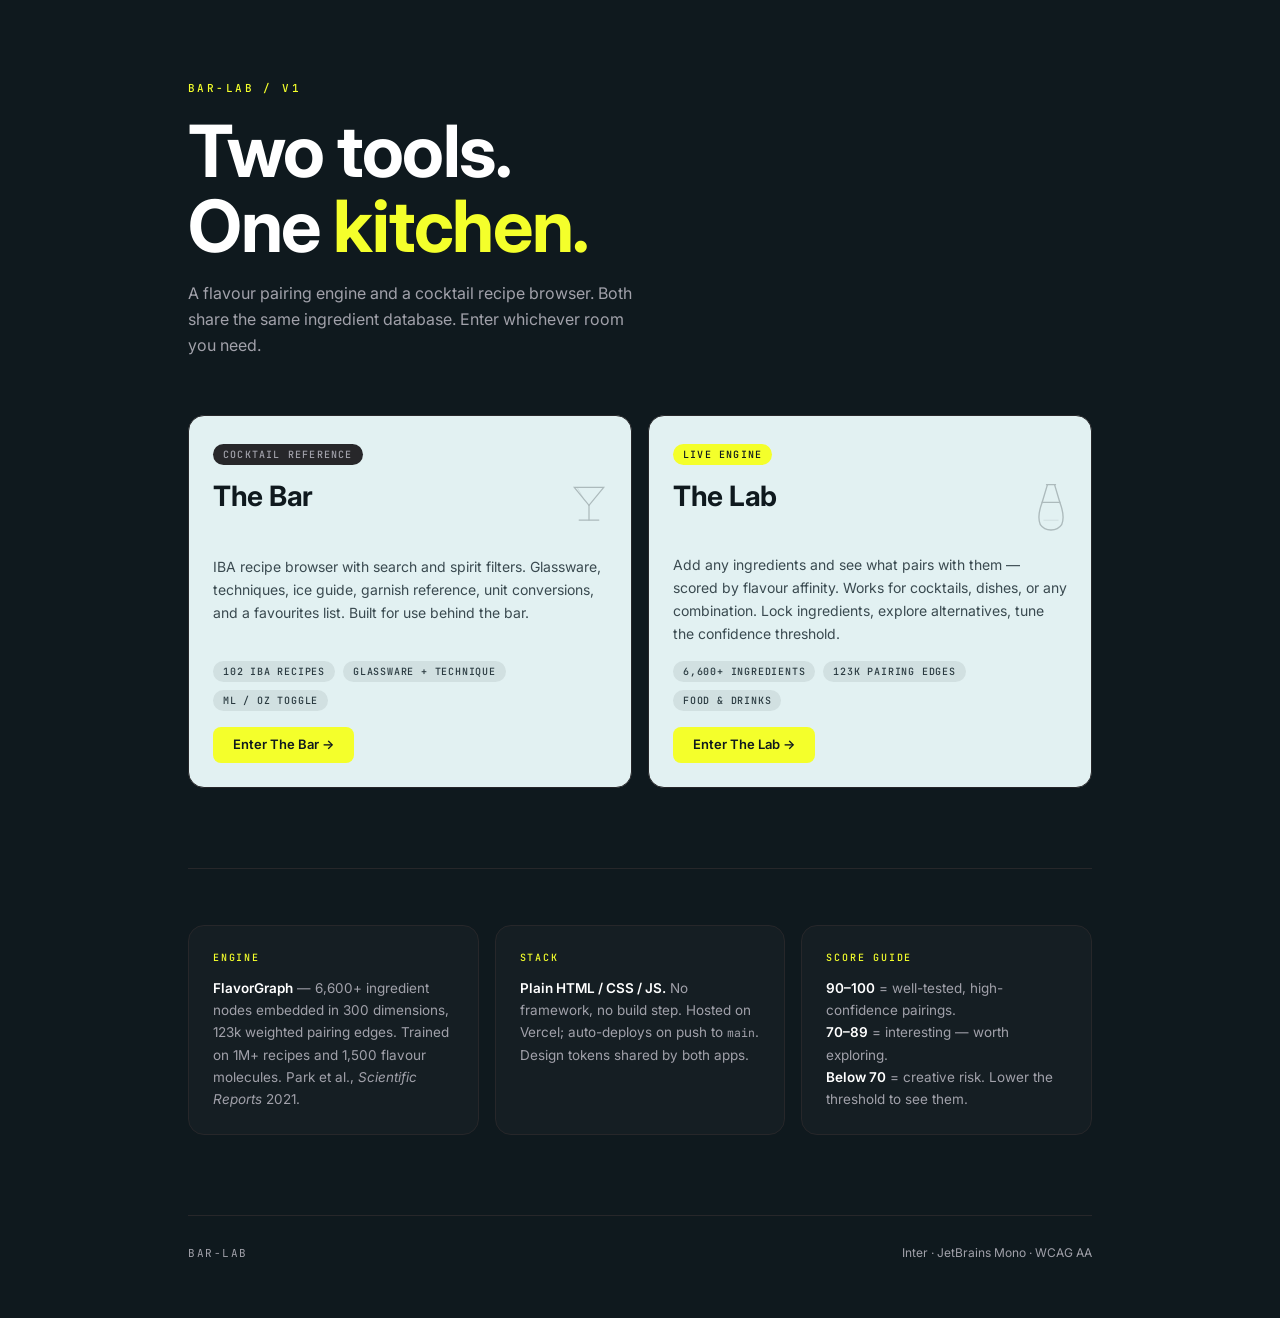
<file: index.html>
<!DOCTYPE html>
<html lang="en">
<head>
<meta charset="utf-8">
<meta name="viewport" content="width=device-width, initial-scale=1">
<title>Bar-Lab — Cocktail &amp; Flavour Tools</title>
<!--
  LANDING PAGE — shared between The Bar and The Lab.
  Keep both index.html files in sync when updating this page.
  The only differences between the two versions are the href values
  on the .door-enter links (one points to ./app.html, the other to
  the sister app's Vercel URL).
-->
<link rel="preconnect" href="https://fonts.googleapis.com">
<link rel="preconnect" href="https://fonts.gstatic.com" crossorigin>
<link href="https://fonts.googleapis.com/css2?family=Inter:wght@400;600;700&family=JetBrains+Mono:wght@500&display=swap" rel="stylesheet">
<style>
/* ── Zenith-X design tokens (from design.md) ────────────── */
:root{
  --primary:   #F4FF2B;
  --bg:        #0F191E;
  --surface:   #E2F1F2;
  --text:      #FFFFFF;
  --muted:     #A1A1AA;
  --border:    #27272A;
  --on-card:   #0F191E;
  --sans:      'Inter', system-ui, sans-serif;
  --mono:      'JetBrains Mono', 'Courier New', monospace;
  --ease:      cubic-bezier(.4,0,.2,1);
  --r-card:    16px;
  --r-ctrl:    8px;
  --r-pill:    9999px;
}
*,*::before,*::after{ box-sizing:border-box; margin:0; padding:0; }
html,body{ height:100%; }
body{
  background:var(--bg); color:var(--text);
  font-family:var(--sans); font-size:16px; line-height:1.5;
  -webkit-font-smoothing:antialiased;
}

/* ── Layout ─────────────────────────────────────────────── */
.wrap{ max-width:960px; margin:0 auto; padding:0 28px; }

/* ── Header ─────────────────────────────────────────────── */
header{ padding:80px 0 56px; }
.project-tag{
  font-family:var(--mono); font-size:11px; font-weight:500;
  letter-spacing:.22em; text-transform:uppercase;
  color:var(--primary); display:block; margin-bottom:16px;
}
.hub-title{
  font-size:clamp(38px,9vw,72px); font-weight:700;
  line-height:1.05; letter-spacing:-.02em;
  color:var(--text); margin-bottom:16px;
}
.hub-title span{ color:var(--primary); }
.hub-sub{
  font-size:16px; color:var(--muted);
  max-width:46ch; line-height:1.65;
}

/* ── Door grid ──────────────────────────────────────────── */
.doors{
  display:grid; grid-template-columns:1fr;
  gap:16px; margin-bottom:80px;
}
@media(min-width:600px){ .doors{ grid-template-columns:1fr 1fr; } }

.door{
  background:var(--surface); border:1px solid var(--border);
  border-radius:var(--r-card); padding:24px;
  display:flex; flex-direction:column; gap:16px;
  text-decoration:none; color:var(--on-card);
  transition:transform 200ms ease-out;
  position:relative;
}
.door:hover{ transform:translateY(-3px); }
.door:focus-visible{ outline:2px solid var(--primary); outline-offset:4px; }

/* Tag row */
.door-tag{
  font-family:var(--mono); font-size:10px; font-weight:500;
  letter-spacing:.12em; text-transform:uppercase;
  background:var(--border); color:var(--muted);
  border-radius:var(--r-pill); padding:3px 10px;
  display:inline-block; width:fit-content;
}
.door-tag.live{ background:var(--primary); color:var(--on-card); }

/* Name row */
.door-head{ display:flex; justify-content:space-between; align-items:flex-start; gap:12px; }
.door-name{
  font-size:28px; font-weight:700; line-height:1.1;
  letter-spacing:-.01em; color:var(--on-card);
}
.door-icon{ color:var(--on-card); opacity:.25; flex:0 0 auto; }

/* Description */
.door-desc{ font-size:14px; line-height:1.65; color:#3a4a50; flex:1; }

/* Chips */
.door-chips{ display:flex; gap:8px; flex-wrap:wrap; }
.chip{
  font-family:var(--mono); font-size:10px; font-weight:500;
  letter-spacing:.08em; text-transform:uppercase;
  background:rgba(15,25,30,.08); color:#2a3a40;
  border-radius:var(--r-pill); padding:3px 10px;
}

/* Enter CTA */
.door-enter{
  display:inline-flex; align-items:center; gap:8px;
  font-size:13px; font-weight:600;
  color:var(--on-card); background:var(--primary);
  border-radius:var(--r-ctrl); padding:8px 20px;
  width:fit-content; margin-top:auto;
  transition:transform 150ms ease-out;
}
.door:hover .door-enter{ transform:translateY(-1px); }

/* ── Info strip ─────────────────────────────────────────── */
.info{
  padding-top:56px; border-top:1px solid var(--border);
  display:grid; grid-template-columns:1fr;
  gap:16px; margin-bottom:80px;
}
@media(min-width:720px){ .info{ grid-template-columns:repeat(3,1fr); } }

.info-card{
  padding:24px;
  background:rgba(255,255,255,.025);
  border:1px solid var(--border);
  border-radius:var(--r-card);
}
.info-lbl{
  font-family:var(--mono); font-size:10px; font-weight:500;
  letter-spacing:.18em; text-transform:uppercase;
  color:var(--primary); display:block; margin-bottom:12px;
}
.info-body{ font-size:13.5px; color:var(--muted); line-height:1.65; }
.info-body strong{ color:var(--text); font-weight:600; }
.info-body em{ font-style:italic; }

/* ── Footer ─────────────────────────────────────────────── */
footer{
  padding:28px 0 56px; border-top:1px solid var(--border);
  display:flex; align-items:center;
  justify-content:space-between; flex-wrap:wrap; gap:12px;
}
.footer-l{ font-family:var(--mono); font-size:11px; letter-spacing:.14em; text-transform:uppercase; color:var(--muted); }
.footer-r{ font-size:12px; color:var(--muted); }
</style>
</head>
<body>
<div class="wrap">

  <header>
    <span class="project-tag">Bar-Lab / v1</span>
    <h1 class="hub-title">Two tools.<br>One <span>kitchen.</span></h1>
    <p class="hub-sub">A flavour pairing engine and a cocktail recipe browser. Both share the same ingredient database. Enter whichever room you need.</p>
  </header>

  <div class="doors">

    <!-- The Bar — this is The Bar's URL, so Enter goes to ./app.html -->
    <a class="door" href="./app.html">
      <div><span class="door-tag">Cocktail Reference</span></div>
      <div class="door-head">
        <h2 class="door-name">The Bar</h2>
        <span class="door-icon" aria-hidden="true">
          <svg width="36" height="52" viewBox="0 0 44 60" fill="none"
               stroke="currentColor" stroke-width="1.5" stroke-linecap="round">
            <path d="M4,6 H40 L22,28 Z"/>
            <line x1="8"  y1="7"  x2="16" y2="21" stroke-width=".8" opacity=".5"/>
            <line x1="22" y1="28" x2="22" y2="46"/>
            <line x1="10" y1="46" x2="34" y2="46"/>
          </svg>
        </span>
      </div>
      <p class="door-desc">IBA recipe browser with search and spirit filters. Glassware, techniques, ice guide, garnish reference, unit conversions, and a favourites list. Built for use behind the bar.</p>
      <div class="door-chips">
        <span class="chip">102 IBA recipes</span>
        <span class="chip">Glassware + Technique</span>
        <span class="chip">ml / oz toggle</span>
      </div>
      <span class="door-enter">Enter The Bar →</span>
    </a>

    <!-- The Lab — cross-link to the sister app's Vercel URL -->
    <a class="door" href="https://the-lab-pearl-tau.vercel.app/app.html">
      <div><span class="door-tag live">Live engine</span></div>
      <div class="door-head">
        <h2 class="door-name">The Lab</h2>
        <span class="door-icon" aria-hidden="true">
          <svg width="32" height="50" viewBox="0 0 36 56" fill="none"
               stroke="currentColor" stroke-width="1.5" stroke-linecap="round">
            <line x1="13" y1="4"  x2="23" y2="4"/>
            <line x1="14" y1="4"  x2="8"  y2="24"/>
            <line x1="22" y1="4"  x2="28" y2="24"/>
            <path d="M8,24 Q2,40 6,49 Q10,55 18,55 Q26,55 30,49 Q34,40 28,24 Z"/>
            <line x1="10" y1="44" x2="26" y2="44" stroke-width=".7" opacity=".5"/>
          </svg>
        </span>
      </div>
      <p class="door-desc">Add any ingredients and see what pairs with them — scored by flavour affinity. Works for cocktails, dishes, or any combination. Lock ingredients, explore alternatives, tune the confidence threshold.</p>
      <div class="door-chips">
        <span class="chip">6,600+ ingredients</span>
        <span class="chip">123k pairing edges</span>
        <span class="chip">Food &amp; drinks</span>
      </div>
      <span class="door-enter">Enter The Lab →</span>
    </a>

  </div>

  <section class="info">
    <div class="info-card">
      <span class="info-lbl">Engine</span>
      <p class="info-body">
        <strong>FlavorGraph</strong> — 6,600+ ingredient nodes embedded in 300 dimensions,
        123k weighted pairing edges. Trained on 1M+ recipes and 1,500 flavour molecules.
        Park et al., <em>Scientific Reports</em> 2021.
      </p>
    </div>
    <div class="info-card">
      <span class="info-lbl">Stack</span>
      <p class="info-body">
        <strong>Plain HTML / CSS / JS.</strong> No framework, no build step.
        Hosted on Vercel; auto-deploys on push to
        <code style="font-family:var(--mono);font-size:.85em">main</code>.
        Design tokens shared by both apps.
      </p>
    </div>
    <div class="info-card">
      <span class="info-lbl">Score guide</span>
      <p class="info-body">
        <strong>90–100</strong> = well-tested, high-confidence pairings.<br>
        <strong>70–89</strong> = interesting — worth exploring.<br>
        <strong>Below 70</strong> = creative risk. Lower the threshold to see them.
      </p>
    </div>
  </section>

  <footer>
    <span class="footer-l">Bar-Lab</span>
    <span class="footer-r">Inter · JetBrains Mono · WCAG AA</span>
  </footer>

</div>
</body>
</html>
</file>
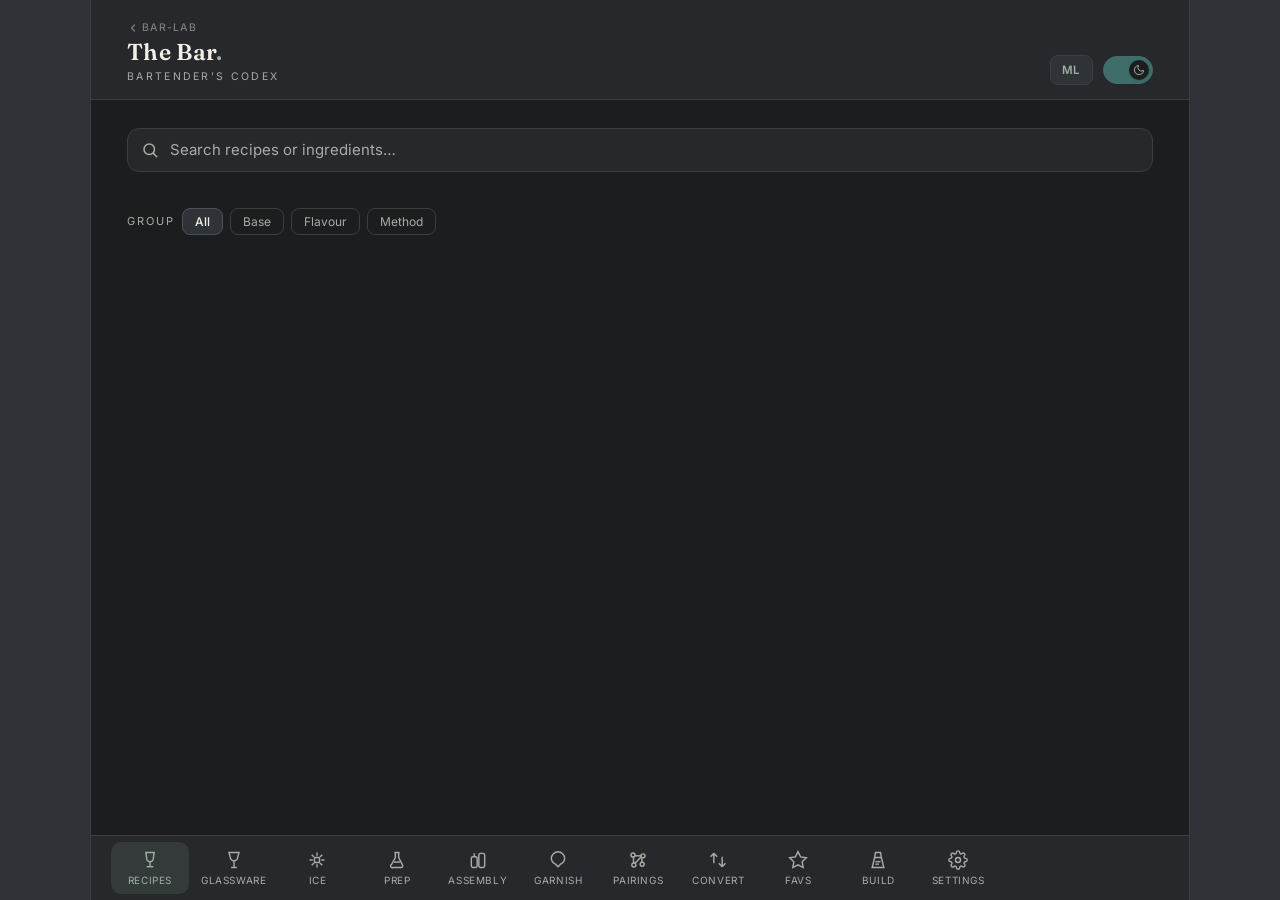
<file: app.html>
<!DOCTYPE html>
<html lang="en" data-theme="dark">
<head>
<meta charset="UTF-8" />
<meta name="viewport" content="width=device-width, initial-scale=1.0, maximum-scale=1.0, viewport-fit=cover" />
<meta id="theme-color-meta" name="theme-color" content="#1B1D1F" />
<meta name="apple-mobile-web-app-capable" content="yes" />
<meta name="apple-mobile-web-app-status-bar-style" content="black-translucent" />
<meta name="apple-mobile-web-app-title" content="The Bar" />
<title>The Bar — Cocktail recipes &amp; service</title>
<link rel="preconnect" href="https://fonts.googleapis.com" />
<link rel="preconnect" href="https://fonts.gstatic.com" crossorigin />
<link href="https://fonts.googleapis.com/css2?family=Fraunces:opsz,wght@9..144,400;9..144,500;9..144,600&family=Inter:wght@400;500;600&family=JetBrains+Mono:wght@400;500&display=swap" rel="stylesheet" />
<!-- Design tokens (colours, fonts, motion) — edit tokens.css to re-theme -->
<link rel="stylesheet" href="tokens.css" />
<style>
/* ── Reset ─────────────────────────────────────────────── */
*,*::before,*::after{box-sizing:border-box;margin:0;padding:0;-webkit-tap-highlight-color:transparent}
html,body{height:100%}
body{background:var(--bg);color:var(--text);font-family:var(--sans);font-size:16px;line-height:1.5;
  -webkit-font-smoothing:antialiased;display:flex;justify-content:center;transition:background .25s,color .25s}

/* ── App shell ─────────────────────────────────────────── */
.app{width:100%;max-width:480px;min-height:100dvh;background:var(--bg);display:flex;
  flex-direction:column;position:relative;overflow:hidden;
  border-left:1px solid var(--border);border-right:1px solid var(--border)}

/* ── Topbar ────────────────────────────────────────────── */
.topbar{flex:0 0 auto;padding:calc(env(safe-area-inset-top)+18px) 20px 13px;
  border-bottom:1px solid var(--border);background:var(--surface);
  display:flex;align-items:flex-end;justify-content:space-between}
.brand{font-family:var(--serif);font-weight:600;font-size:23px;letter-spacing:.3px;line-height:1}
.brand .dot{color:var(--accent)}
.brand-sub{font-size:10.5px;letter-spacing:.22em;text-transform:uppercase;color:var(--muted);margin-top:5px}
.home-btn{display:inline-flex;align-items:center;gap:3px;font-size:10.5px;font-weight:500;
  letter-spacing:.12em;text-transform:uppercase;color:var(--muted);text-decoration:none;
  margin-bottom:5px;opacity:.65;transition:opacity .15s}
.home-btn:hover{opacity:1}
.home-btn svg{flex:0 0 auto}
.topbar-right{display:flex;gap:10px;align-items:center}

/* Unit toggle pill */
.unit-toggle{font-family:var(--sans);font-size:11.5px;font-weight:600;letter-spacing:.06em;
  padding:0 11px;height:30px;border-radius:8px;border:1px solid var(--border);
  background:var(--surface-alt);color:var(--accent);cursor:pointer;transition:.2s var(--ease)}
.unit-toggle:active{transform:scale(.93)}

/* Moon/Sun theme flick toggle */
.theme-flick{width:50px;height:28px;border-radius:14px;border:1px solid var(--border);
  background:var(--surface-alt);cursor:pointer;position:relative;
  transition:background .28s var(--ease),border-color .28s;padding:0}
[data-theme="dark"] .theme-flick{background:var(--accent-m);border-color:var(--accent-m)}
.theme-flick .knob{position:absolute;top:3px;left:3px;width:20px;height:20px;border-radius:50%;
  background:var(--bg);display:flex;align-items:center;justify-content:center;
  transition:transform .28s var(--ease),background .28s;box-shadow:0 1px 3px rgba(0,0,0,.15)}
[data-theme="dark"] .theme-flick .knob{transform:translateX(22px)}
.theme-flick .knob svg{width:12px;height:12px;stroke:var(--accent);fill:none;stroke-width:2;flex:0 0 auto}

/* ── Main / views ──────────────────────────────────────── */
.main{flex:1;position:relative;overflow:hidden}
.view{position:absolute;inset:0;overflow-y:auto;-webkit-overflow-scrolling:touch;
  padding:18px 20px calc(76px + env(safe-area-inset-bottom));
  opacity:0;transform:translateY(8px);
  transition:opacity .3s var(--ease),transform .3s var(--ease);pointer-events:none}
.view.active{opacity:1;transform:none;pointer-events:auto}
#detail{transform:translateX(30px)}#detail.active{transform:none}

/* ── Search & chips ────────────────────────────────────── */
.search{position:relative;margin-bottom:12px}
.search input{width:100%;height:44px;border-radius:12px;border:1px solid var(--border);
  background:var(--surface);color:var(--text);font-family:var(--sans);font-size:15px;
  padding:0 16px 0 42px;outline:none;transition:.2s}
.search input::placeholder{color:var(--muted)}
.search input:focus{border-color:var(--accent)}
.search svg{position:absolute;left:14px;top:50%;transform:translateY(-50%);
  width:18px;height:18px;stroke:var(--muted);fill:none}
.chips{display:flex;gap:8px;overflow-x:auto;padding:0 0 4px;
  margin:0 -20px;padding-left:20px;padding-right:20px;scrollbar-width:none}
.chips::-webkit-scrollbar{display:none}
.chip{flex:0 0 auto;border:1px solid var(--border);background:transparent;color:var(--muted);
  font-family:var(--sans);font-size:13px;padding:6px 13px;border-radius:999px;
  cursor:pointer;transition:.2s var(--ease);white-space:nowrap}
.chip.on{background:var(--accent);border-color:var(--accent);color:var(--bg);font-weight:500}
.chip:active{transform:scale(.95)}

/* Flavour chips (secondary row) */
.fchips{display:flex;gap:7px;overflow-x:auto;padding:8px 0 12px;
  margin:0 -20px;padding-left:20px;padding-right:20px;scrollbar-width:none}
.fchips::-webkit-scrollbar{display:none}
.fchip{flex:0 0 auto;border:1px solid var(--border);background:transparent;color:var(--muted);
  font-family:var(--sans);font-size:12px;padding:5px 11px;border-radius:999px;
  cursor:pointer;transition:.2s var(--ease);white-space:nowrap;letter-spacing:.01em}
.fchip.on{background:var(--accent-soft);border-color:var(--accent-m);color:var(--accent);font-weight:500}

/* Group-by selector */
.view-opts{display:flex;align-items:center;gap:7px;margin-bottom:14px;flex-wrap:wrap}
.view-opts .lbl{font-size:11px;letter-spacing:.18em;text-transform:uppercase;color:var(--muted);flex:0 0 auto}
.grp-btn{border:1px solid var(--border);background:transparent;color:var(--muted);
  font-family:var(--sans);font-size:12px;padding:5px 12px;border-radius:8px;
  cursor:pointer;transition:.2s var(--ease);white-space:nowrap}
.grp-btn.on{background:var(--surface-alt);border-color:var(--border-s);color:var(--text);font-weight:500}

/* Group header */
.grp-head{font-size:10.5px;letter-spacing:.22em;text-transform:uppercase;color:var(--accent);
  margin:20px 0 10px;padding-top:4px}
.grp-head:first-child{margin-top:0}

/* ── Recipe cards ───────────────────────────────────────── */
.count{font-size:12px;color:var(--muted);margin:0 2px 12px}
.card{position:relative;display:block;width:100%;text-align:left;cursor:pointer;
  background:var(--surface);border:1px solid var(--border);border-radius:16px;
  padding:16px 18px 15px;margin-bottom:10px;color:var(--text);
  transition:.22s var(--ease);overflow:hidden}
.card:active{transform:scale(.986);background:var(--surface-alt)}
.card .ab{position:absolute;left:0;top:12px;bottom:12px;width:3px;
  border-radius:0 3px 3px 0;background:var(--accent)}
.card h3{font-family:var(--serif);font-weight:500;font-size:20px;line-height:1.15;padding-left:8px}
.card .meta{display:flex;align-items:center;gap:8px;margin-top:6px;padding-left:8px;color:var(--muted);font-size:12.5px}
.card .meta b{color:var(--accent);font-weight:500}
.card .ftags{display:flex;flex-wrap:wrap;gap:5px;margin-top:8px;padding-left:8px}
.card .ftag{font-size:11px;padding:2px 8px;border-radius:5px;
  background:var(--accent-soft);color:var(--accent);letter-spacing:.02em}
.sep{width:3px;height:3px;border-radius:50%;background:var(--border-s);flex:0 0 auto}
.empty{text-align:center;color:var(--muted);padding:60px 20px;font-size:14px}

/* ── Detail view ───────────────────────────────────────── */
.back{display:inline-flex;align-items:center;gap:7px;background:none;border:none;
  color:var(--muted);font-family:var(--sans);font-size:14px;cursor:pointer;padding:4px 0;margin-bottom:14px}
.back svg{width:16px;height:16px;stroke:var(--accent);fill:none;stroke-width:2}
.d-head{display:flex;gap:14px;align-items:flex-start;justify-content:space-between}
.d-title{font-family:var(--serif);font-weight:600;font-size:30px;line-height:1.05}
.d-actions{display:flex;gap:6px;align-items:flex-start;padding-top:4px}
.fav-btn{background:none;border:none;cursor:pointer;color:var(--muted);
  padding:3px;transition:.2s;border-radius:6px}
.fav-btn.on{color:var(--warning)}
.fav-btn svg{width:22px;height:22px;fill:none;stroke:currentColor;stroke-width:1.8;display:block}
.fav-btn.on svg{fill:currentColor}
.d-glassart{flex:0 0 auto;color:var(--accent)}
.d-glassart svg{width:48px;height:70px;display:block}
.d-profile{color:var(--muted);font-size:14px;line-height:1.55;margin-top:12px;
  font-style:italic;font-family:var(--serif)}
.tags{display:flex;flex-wrap:wrap;gap:7px;margin-top:14px}
.tag{font-size:11.5px;color:var(--text);background:var(--surface-alt);
  border:1px solid var(--border);padding:5px 11px;border-radius:8px}
.tag b{color:var(--accent);font-weight:500}
.d-flavours{display:flex;flex-wrap:wrap;gap:6px;margin-top:10px}
.d-ftag{font-size:11.5px;padding:4px 10px;border-radius:6px;
  background:var(--accent-soft);color:var(--accent);border:1px solid var(--accent-m);
  letter-spacing:.02em}
.section-label{font-size:10.5px;letter-spacing:.26em;text-transform:uppercase;
  color:var(--muted);margin:24px 0 12px}
.unit-inline{float:right;margin-top:-2px;font-size:11px;font-weight:600;letter-spacing:.05em;
  color:var(--accent);background:var(--accent-soft);border:1px solid var(--accent-m);
  border-radius:6px;padding:2px 9px;cursor:pointer;transition:.2s;font-family:var(--sans)}
.unit-inline:active{transform:scale(.93)}
.ing{display:flex;align-items:baseline;gap:12px;padding:9px 0;
  border-bottom:1px solid var(--border)}
.ing:last-child{border-bottom:none}
.ing .q{flex:0 0 80px;color:var(--accent);font-variant-numeric:tabular-nums;
  font-size:13.5px;font-weight:600}
.ing .n{color:var(--text);font-size:15px}
.step{display:flex;gap:12px;padding:6px 0}
.step .num{flex:0 0 22px;height:22px;border-radius:50%;border:1px solid var(--border-s);
  color:var(--accent);font-size:11px;display:flex;align-items:center;justify-content:center;margin-top:2px}
.step p{font-size:14.5px;line-height:1.55;color:var(--text)}
.note{background:var(--surface-alt);border:1px solid var(--border);
  border-left:3px solid var(--accent);border-radius:0 12px 12px 0;
  padding:13px 15px;font-size:14px;line-height:1.6;color:var(--muted)}
.note b{color:var(--text);font-weight:500}

/* ── FlavorGraph pairing UI ────────────────────────────── */
.fg-block{margin-top:8px}
.fg-row{margin:14px 0}
.fg-label{display:block;font-size:10.5px;letter-spacing:.22em;text-transform:uppercase;
  color:var(--muted);margin-bottom:8px}
.fg-chips{display:flex;flex-wrap:wrap;gap:6px}
.fg-chip{font-size:12.5px;padding:5px 11px;border-radius:7px;cursor:pointer;
  background:var(--surface-alt);color:var(--text);border:1px solid var(--border);
  transition:.15s var(--ease);display:inline-flex;align-items:center;gap:6px}
.fg-chip:hover{border-color:var(--accent-m);color:var(--accent)}
.fg-chip:active{transform:scale(.95)}
.fg-chip small{font-size:9.5px;letter-spacing:.08em;text-transform:uppercase;color:var(--muted)}
.fg-hint{color:var(--muted);font-size:13px;padding:6px 0}
.fg-twist-btn{margin-top:14px;font-family:var(--sans);font-size:13px;font-weight:600;
  letter-spacing:.03em;color:var(--accent);background:var(--accent-soft);
  border:1px solid var(--accent-m);border-radius:9px;padding:9px 16px;cursor:pointer;
  transition:.18s var(--ease)}
.fg-twist-btn:hover{background:var(--accent);color:var(--bg)}
.fg-twist-btn:active{transform:scale(.96)}
.fg-twist-btn:disabled{opacity:.6;cursor:default}
.fg-credit{margin-top:16px;font-size:10.5px;color:var(--muted);opacity:.8}
.fg-explore-head{font-size:10.5px;letter-spacing:.22em;text-transform:uppercase;
  color:var(--muted);margin:6px 0 14px}
/* Score bar rows */
.fg-res-row{display:flex;align-items:center;gap:10px;padding:9px 0;
  border-bottom:1px solid var(--border);cursor:pointer}
.fg-res-row:last-of-type{border-bottom:none}
.fg-res-row:hover .fg-res-name{color:var(--accent)}
.fg-score-bar-wrap{flex:0 0 72px;height:4px;background:var(--border);
  border-radius:99px;overflow:hidden}
.fg-score-bar{height:100%;background:var(--accent-m);border-radius:99px;
  transition:width .3s var(--ease)}
.fg-res-name{flex:1;font-size:13.5px;color:var(--text);transition:color .15s;
  white-space:nowrap;overflow:hidden;text-overflow:ellipsis}
.fg-res-role{font-family:var(--mono);font-size:9px;letter-spacing:.06em;
  text-transform:uppercase;color:var(--muted);flex:0 0 auto}
.fg-res-score{font-family:var(--mono);font-size:11px;color:var(--muted);
  flex:0 0 20px;text-align:right}

/* ── Library tabs shared ───────────────────────────────── */
.lib-head{font-family:var(--serif);font-size:22px;font-weight:500;margin-bottom:4px}
.lib-sub{color:var(--muted);font-size:13.5px;line-height:1.5;margin-bottom:18px}
.lib-card{background:var(--surface);border:1px solid var(--border);border-radius:16px;
  padding:15px;margin-bottom:10px;display:flex;gap:13px;align-items:flex-start}
.lib-art{flex:0 0 50px;height:74px;color:var(--accent);display:flex;align-items:center;justify-content:center}
.lib-art svg{width:46px;height:70px}
.lib-card h3{font-family:var(--serif);font-weight:500;font-size:17.5px;line-height:1.1}
.lib-card .aka{color:var(--muted);font-size:11.5px;margin-top:3px}
.lib-card p{color:var(--muted);font-size:13.5px;line-height:1.5;margin-top:8px}
.lib-card .mr{margin-top:8px;font-size:12.5px;color:var(--text)}
.lib-card .mr b{color:var(--accent);font-weight:500}
.lib-card .cap{margin-top:5px;font-size:12px;color:var(--muted)}

/* ── Ice guide (Zenith-X card grid) ────────────────────── */
.ice-grid{display:grid;grid-template-columns:1fr;gap:10px}
.ice-card{background:var(--surface);border:1px solid var(--border);border-radius:16px;
  overflow:hidden;cursor:pointer;
  transition:transform 200ms ease-out,border-color 200ms ease-out}
.ice-card:hover{transform:translateY(-2px);border-color:var(--border-s)}
.ice-card.open{border-color:var(--accent-m)}
.ic-header{display:flex;align-items:center;gap:14px;padding:16px}
.ic-art{flex:0 0 72px;height:72px;background:var(--surface-alt);border-radius:10px;
  display:flex;align-items:center;justify-content:center;overflow:hidden;
  color:var(--accent-m)}
.ic-art svg{width:60px;height:auto;display:block}
.ic-info{flex:1;min-width:0}
.ic-name{font-family:var(--sans);font-weight:600;font-size:15px;color:var(--text);
  margin-bottom:6px;line-height:1.2}
.ic-dil{display:inline-flex;align-items:center;gap:6px}
.ic-dil-label{font-family:var(--mono);font-size:9px;letter-spacing:.12em;
  text-transform:uppercase;color:var(--muted)}
.ic-dil-val{font-family:var(--mono);font-size:10px;font-weight:500;
  letter-spacing:.05em;text-transform:uppercase;color:var(--accent);
  background:var(--accent-soft);border:1px solid var(--accent-m);
  padding:2px 9px;border-radius:9999px}
.ic-toggle{flex:0 0 28px;height:28px;border-radius:50%;border:1px solid var(--border);
  background:transparent;color:var(--muted);display:flex;align-items:center;
  justify-content:center;transition:background 200ms ease-out,color 200ms ease-out;
  pointer-events:none}
.ic-toggle svg{width:12px;height:12px;transition:transform 200ms ease-out}
.ice-card.open .ic-toggle{background:var(--accent);border-color:var(--accent);color:var(--bg)}
.ice-card.open .ic-toggle svg{transform:rotate(180deg)}
.ic-desc{font-size:13px;color:var(--muted);line-height:1.55;padding:0 16px 16px}
.ic-body{display:none;border-top:1px solid var(--border);padding:20px 16px}
.ice-card.open .ic-body{display:block}
.ic-section{margin-bottom:20px}
.ic-section:last-child{margin-bottom:0}
.ic-section-label{font-family:var(--mono);font-size:9px;font-weight:500;
  letter-spacing:.15em;text-transform:uppercase;color:var(--muted);margin-bottom:10px}
.ic-list{list-style:none;display:flex;flex-direction:column;gap:5px}
.ic-list li{font-size:13.5px;color:var(--text);line-height:1.5;
  display:flex;align-items:flex-start;gap:9px}
.ic-list li::before{content:"";flex:0 0 4px;height:4px;border-radius:50%;
  background:var(--accent-m);margin-top:9px}
.ic-list.avoid li::before{background:var(--danger)}
.ic-chips{display:flex;flex-wrap:wrap;gap:6px}
.ic-chip{font-family:var(--mono);font-size:10px;font-weight:500;
  letter-spacing:.04em;text-transform:uppercase;padding:4px 10px;
  border-radius:9999px;background:var(--surface-alt);border:1px solid var(--border);color:var(--muted)}
.ic-notes{display:flex;flex-direction:column;gap:8px}
.ic-note{background:var(--surface-alt);border-radius:10px;padding:12px 14px}
.ic-note-label{font-family:var(--mono);font-size:9px;font-weight:500;
  letter-spacing:.08em;text-transform:uppercase;color:var(--accent);margin-bottom:4px}
.ic-note-text{font-size:13px;color:var(--muted);line-height:1.55}

/* ── Techniques (Prep / Assembly) ──────────────────────── */
.tcat{font-size:10.5px;letter-spacing:.26em;text-transform:uppercase;color:var(--accent);margin:22px 0 12px}
.tcat:first-child{margin-top:2px}
.tcard{background:var(--surface);border:1px solid var(--border);border-radius:16px;padding:16px 18px;margin-bottom:10px}
.tcard h3{font-family:var(--serif);font-weight:500;font-size:17.5px;line-height:1.15}
.tcard .sum{color:var(--muted);font-size:13.5px;line-height:1.5;margin-top:6px}
.tcard details{margin-top:10px}
.tcard summary{cursor:pointer;font-size:12.5px;color:var(--accent);letter-spacing:.04em;list-style:none;padding:4px 0;user-select:none}
.tcard summary::-webkit-details-marker{display:none}
.tcard summary::after{content:' 93'}
.tcard details[open] summary::after{content:' 91'}
.tcard .how{margin-top:8px}
.tcard .how .step{padding:4px 0}
.tcard .tip{margin-top:10px;font-size:13px;line-height:1.55;color:var(--text);background:var(--surface-alt);border-radius:10px;padding:10px 13px}
.tcard .tip b{color:var(--accent);font-weight:500}
.variant-tag{display:inline-block;font-size:11px;padding:2px 9px;border-radius:6px;background:var(--accent-soft);color:var(--accent);margin:4px 3px 0 0}

/* ── Garnish grid ──────────────────────────────────────── */
.garn-grid{display:grid;grid-template-columns:1fr 1fr;gap:9px}
.garn-card{background:var(--surface);border:1px solid var(--border);border-radius:13px;padding:13px}
.garn-card h4{font-family:var(--serif);font-size:14.5px;font-weight:500;margin-bottom:4px}
.garn-card .place{font-size:11.5px;color:var(--accent)}
.garn-card .tip{font-size:12px;color:var(--muted);margin-top:5px;line-height:1.4}

/* ── Conversions ───────────────────────────────────────── */
.conv-tabs{display:flex;gap:6px;margin-bottom:20px;flex-wrap:wrap}
.conv-tab{border:1px solid var(--border);background:transparent;color:var(--muted);
  font-family:var(--sans);font-size:12.5px;padding:7px 13px;border-radius:8px;cursor:pointer;transition:.2s}
.conv-tab.on{background:var(--accent);border-color:var(--accent);color:var(--bg);font-weight:600}
.conv-panel{display:none}.conv-panel.on{display:block}
.conv-row{display:flex;gap:8px;align-items:center;margin-bottom:12px}
.conv-row input[type=number]{flex:1;height:44px;border-radius:10px;border:1px solid var(--border);
  background:var(--surface);color:var(--text);font-size:16px;padding:0 14px;
  outline:none;font-family:var(--sans);transition:.2s;min-width:0}
.conv-row input:focus{border-color:var(--accent)}
.conv-row select{height:44px;border-radius:10px;border:1px solid var(--border);
  background:var(--surface);color:var(--text);font-size:13.5px;padding:0 10px;outline:none;cursor:pointer;font-family:var(--sans)}
.conv-result{background:var(--surface-alt);border-radius:12px;padding:18px;text-align:center;margin-top:4px}
.conv-result .val{font-family:var(--serif);font-size:30px;font-weight:500;color:var(--accent)}
.conv-result .lbl{font-size:13px;color:var(--muted);margin-top:3px}
.conv-setting{display:flex;align-items:center;justify-content:space-between;
  background:var(--surface);border:1px solid var(--border);border-radius:12px;padding:13px 16px;margin-top:16px}
.conv-setting .cs-text span{font-size:14px;color:var(--text)}
.conv-setting .cs-text small{font-size:12px;color:var(--muted);display:block;margin-top:2px}
.toggle-pill{position:relative;width:42px;height:24px;background:var(--border-s);
  border-radius:12px;cursor:pointer;transition:background .2s;border:none;flex:0 0 auto}
.toggle-pill.on{background:var(--accent)}
.toggle-pill::after{content:'';position:absolute;left:3px;top:3px;width:18px;height:18px;
  border-radius:50%;background:#fff;transition:transform .2s}
.toggle-pill.on::after{transform:translateX(18px)}

/* ── Favourites & Settings ─────────────────────────────── */
.fav-empty{text-align:center;padding:60px 20px;color:var(--muted);font-size:14px}
.settings-sec{margin-bottom:26px}
.settings-sec h3{font-family:var(--serif);font-size:18px;font-weight:500;margin-bottom:12px}
.setting-row{display:flex;align-items:center;justify-content:space-between;
  padding:13px 0;border-bottom:1px solid var(--border)}
.setting-row:last-child{border-bottom:none}
.setting-row .sr-text span{font-size:14.5px}
.setting-row .sr-text small{font-size:12px;color:var(--muted);display:block;margin-top:2px}
.datasrc{margin-top:10px;font-size:12px;color:var(--muted);display:flex;align-items:center;gap:7px}
.datasrc .pill{width:7px;height:7px;border-radius:50%;background:var(--success);flex:0 0 auto}

/* ── Build tab ─────────────────────────────────────────── */
.build-section{margin-bottom:18px}
.build-sec-label{font-family:var(--mono);font-size:9px;font-weight:500;
  letter-spacing:.15em;text-transform:uppercase;color:var(--muted);margin-bottom:10px}
.bm-row{display:flex;gap:6px;flex-wrap:wrap}
.bm-pill{border:1px solid var(--border);background:transparent;color:var(--muted);
  font-family:var(--mono);font-size:10px;letter-spacing:.05em;text-transform:uppercase;
  padding:6px 14px;border-radius:9999px;cursor:pointer;transition:.15s ease-out;white-space:nowrap}
.bm-pill.on{background:var(--accent);border-color:var(--accent);color:var(--bg);font-weight:600}
.build-tmpl-row{display:flex;gap:8px;align-items:center;flex-wrap:wrap}
.bt-table-wrap{overflow-x:auto;-webkit-overflow-scrolling:touch}
.bt-head{display:grid;gap:6px;padding:0 0 8px;border-bottom:1px solid var(--border-s);
  grid-template-columns:1fr 70px 130px 58px 32px}
.bt-head span{font-family:var(--mono);font-size:9px;letter-spacing:.12em;
  text-transform:uppercase;color:var(--muted)}
.bt-row{display:grid;gap:6px;padding:7px 0;border-bottom:1px solid var(--border);
  align-items:center;grid-template-columns:1fr 70px 130px 58px 32px;position:relative}
.bt-name-wrap{position:relative;min-width:0}
.bt-input,.bt-select{background:var(--surface-alt);border:1px solid var(--border);
  border-radius:8px;color:var(--text);font-family:var(--sans);font-size:13px;
  padding:6px 8px;width:100%;box-sizing:border-box;outline:none;
  transition:border-color .15s ease-out}
.bt-input:focus,.bt-select:focus{border-color:var(--accent-m)}
.bt-select{cursor:pointer}
.bt-del{background:transparent;border:1px solid var(--border);border-radius:8px;
  color:var(--muted);width:32px;height:34px;cursor:pointer;font-size:17px;line-height:1;
  display:flex;align-items:center;justify-content:center;flex:0 0 auto;padding:0;
  transition:.15s ease-out}
.bt-del:hover{border-color:var(--danger);color:var(--danger)}
.bt-add-row{margin-top:10px;background:transparent;border:1px dashed var(--border);
  border-radius:10px;color:var(--muted);font-family:var(--sans);font-size:13px;
  padding:10px;width:100%;cursor:pointer;transition:.15s ease-out;text-align:center}
.bt-add-row:hover{border-color:var(--accent-m);color:var(--accent)}
.bt-btn{background:var(--accent);border:none;border-radius:8px;color:var(--bg);
  font-family:var(--sans);font-size:13px;font-weight:600;padding:7px 14px;
  cursor:pointer;white-space:nowrap;transition:.15s ease-out;flex:0 0 auto}
.bt-btn:hover{opacity:.85}
.bt-ac{position:absolute;top:calc(100% + 4px);left:0;right:0;z-index:100;
  background:var(--surface);border:1px solid var(--border-s);border-radius:10px;
  overflow:hidden;box-shadow:0 8px 24px rgba(0,0,0,.22);display:none}
.bt-ac.open{display:block}
.bt-ac-item{padding:9px 12px;cursor:pointer;font-size:13px;color:var(--text);
  display:flex;align-items:center;justify-content:space-between;gap:8px;
  transition:background .1s ease-out}
.bt-ac-item:hover{background:var(--surface-alt)}
.bt-ac-role{font-family:var(--mono);font-size:9px;letter-spacing:.06em;
  text-transform:uppercase;color:var(--muted)}
.build-panel{background:var(--surface);border:1px solid var(--border);
  border-radius:16px;padding:18px 16px;margin-bottom:12px}
.build-panel-head{display:flex;align-items:center;justify-content:space-between;margin-bottom:14px}
.build-panel-title{font-family:var(--sans);font-weight:600;font-size:14px;color:var(--text)}
.build-panel-badge{font-family:var(--mono);font-size:9px;font-weight:500;
  letter-spacing:.1em;text-transform:uppercase;padding:3px 9px;border-radius:9999px;
  background:transparent;border:1px solid var(--border);color:var(--muted)}
.build-panel-badge.live{color:var(--success);border-color:var(--success)}
.build-panel-badge.est{color:var(--warning);border-color:var(--warning)}
.bb-grid{display:grid;grid-template-columns:repeat(5,1fr);gap:6px;margin-bottom:14px}
.bb-bucket{text-align:center}
.bb-bar-wrap{height:44px;display:flex;align-items:flex-end;margin-bottom:4px}
.bb-bar{width:100%;border-radius:4px 4px 0 0;background:var(--accent-soft);
  border-top:2px solid var(--accent-m);transition:height .3s var(--ease)}
.bb-label{font-family:var(--mono);font-size:8px;letter-spacing:.06em;
  text-transform:uppercase;color:var(--muted)}
.bb-ml{font-size:11px;font-weight:500;color:var(--text);margin-bottom:2px}
.bb-stat{display:flex;align-items:center;gap:10px;padding:9px 12px;
  background:var(--surface-alt);border-radius:10px;margin-bottom:7px}
.bb-stat:last-child{margin-bottom:0}
.bb-stat-label{font-family:var(--mono);font-size:9px;letter-spacing:.1em;
  text-transform:uppercase;color:var(--muted);flex:0 0 auto}
.bb-stat-val{font-family:var(--mono);font-size:15px;font-weight:600;color:var(--text)}
.bb-stat-range{font-family:var(--mono);font-size:9px;color:var(--muted);margin-left:auto;flex:0 0 auto}
.bb-stat-sug{font-size:12px;color:var(--muted);margin-top:4px;padding:0 12px 8px}
.bb-ok{color:var(--success)} .bb-warn{color:var(--warning)} .bb-bad{color:var(--danger)}
.abv-row{display:flex;align-items:baseline;justify-content:space-between;
  padding:8px 0;border-bottom:1px solid var(--border)}
.abv-row:last-child{border-bottom:none}
.abv-row-label{font-family:var(--mono);font-size:9px;letter-spacing:.1em;
  text-transform:uppercase;color:var(--muted)}
.abv-row-val{font-family:var(--mono);font-size:15px;font-weight:600;color:var(--text)}
.abv-row-val.hi{color:var(--accent)}

/* ── Bottom nav ────────────────────────────────────────── */
.nav{position:absolute;left:0;right:0;bottom:0;display:flex;overflow-x:auto;
  scrollbar-width:none;background:var(--surface);border-top:1px solid var(--border);
  padding:5px 6px calc(5px + env(safe-area-inset-bottom));gap:2px;
  -webkit-overflow-scrolling:touch}
.nav::-webkit-scrollbar{display:none}
.nav button{flex:0 0 auto;min-width:60px;background:none;border:none;color:var(--muted);
  font-family:var(--sans);font-size:9.5px;letter-spacing:.06em;text-transform:uppercase;
  cursor:pointer;display:flex;flex-direction:column;align-items:center;gap:4px;
  padding:6px 7px;border-radius:10px;transition:.2s var(--ease);white-space:nowrap}
.nav button svg{width:20px;height:20px;stroke:currentColor;fill:none;stroke-width:1.7}
.nav button.on{color:var(--accent);background:var(--accent-soft)}
.nav button:active{transform:scale(.88)}

/* ================================================================
   RESPONSIVE — tablet & desktop
   Mobile-first base above is unchanged; these override at wider sizes.
   ================================================================ */

/* 560 px — remove phone chrome, expand to full width */
@media(min-width:560px){
  body{display:block}
  .app{max-width:none;border-left:none;border-right:none}
  .topbar{padding:16px 28px 14px}
  .view{padding:22px 28px calc(72px + env(safe-area-inset-bottom))}
  /* Remove the negative-margin bleed trick used for mobile edge-to-edge */
  .chips,.fchips{margin:0;padding-left:0;padding-right:0}
  /* Nav: let items wrap instead of scroll */
  .nav{overflow-x:visible;flex-wrap:wrap;justify-content:flex-start;
    padding:5px 8px calc(5px + env(safe-area-inset-bottom))}
  .nav button{min-width:68px}
}

/* 640 px — two-column grids for card lists */
@media(min-width:640px){
  /* Chips wrap naturally at wider widths — no horizontal scroll needed */
  .chips,.fchips{overflow-x:visible;flex-wrap:wrap}
  /* Recipe list: 2-up grid */
  #list{display:grid;grid-template-columns:repeat(2,1fr);gap:10px}
  #list .card{margin-bottom:0}
  /* Glassware: 2-up grid */
  #glasslist{display:grid;grid-template-columns:repeat(2,1fr);gap:10px}
  /* Ice: 2-up grid */
  .ice-grid{grid-template-columns:repeat(2,1fr)}
  #glasslist .lib-card{margin-bottom:0}
  /* Garnish: 3 columns (was 2) */
  .garn-grid{grid-template-columns:repeat(3,1fr)}
  /* Slightly larger glass art in detail */
  .d-glassart svg{width:64px;height:92px}
}

/* 960 px — three columns for recipes, cap + centre the app */
@media(min-width:960px){
  body{background:var(--surface-alt)}
  .app{max-width:1100px;margin:0 auto;
    border-left:1px solid var(--border);border-right:1px solid var(--border)}
  .topbar{padding:16px 36px 14px}
  .view{padding:28px 36px calc(72px + env(safe-area-inset-bottom))}
  #list{grid-template-columns:repeat(3,1fr)}
  #glasslist{grid-template-columns:repeat(3,1fr)}
  .garn-grid{grid-template-columns:repeat(4,1fr)}
  .nav{padding:6px 20px calc(6px + env(safe-area-inset-bottom))}
  .nav button{min-width:78px;padding:8px 10px;font-size:10px}
}
</style>
</head>
<body>
<div class="app">
  <header class="topbar">
    <div>
      <a class="home-btn" href="/" aria-label="Back to home">
        <svg width="12" height="12" viewBox="0 0 24 24" fill="none" stroke="currentColor" stroke-width="2.5" stroke-linecap="round"><polyline points="15 18 9 12 15 6"/></svg>
        Bar-Lab
      </a>
      <div class="brand">The Bar<span class="dot">.</span></div>
      <div class="brand-sub">Bartender's codex</div>
    </div>
    <div class="topbar-right">
      <button class="unit-toggle" id="unit-toggle-btn">ML</button>
      <button class="theme-flick" id="theme-btn" aria-label="Toggle theme">
        <span class="knob" id="theme-knob">
          <svg id="theme-icon" viewBox="0 0 24 24">
            <path d="M21 12.79A9 9 0 1111.21 3 7 7 0 0021 12.79z"/>
          </svg>
        </span>
      </button>
    </div>
  </header>

  <div class="main">

    <!-- RECIPES
         DEV NOTE — recipe overview segmentation options:
         Currently: filter by base spirit (horizontal chip bar) + flavour tags.
         Future considerations for additional grouping axes:
           - By colour: amber / white / red / pink / green — useful for visual menu design
           - By occasion: aperitivo / digestivo / session / celebration
           - By ABV tier: low (under 10%) / mid / high / spirit-forward
           - By occasion / service context: brunch / nightcap / long drink / shot
           - By ingredient availability ("what can I make?")
         The group-by selector below (All / Base / Flavour / Method) is the v1
         approach. Colour and occasion grouping should be added as additional
         flavour tags in the recipe data, not as separate data fields, so they
         work with the same filter/group rendering logic.
    -->
    <section class="view active" id="recipes">
      <div class="search">
        <svg viewBox="0 0 24 24" fill="none" stroke-width="2" stroke-linecap="round"><circle cx="11" cy="11" r="7"/><line x1="21" y1="21" x2="16.5" y2="16.5"/></svg>
        <input id="q" type="search" placeholder="Search recipes or ingredients…" autocomplete="off" />
      </div>
      <!-- Spirit filter chips -->
      <div class="chips" id="chips"></div>
      <!-- Flavour filter chips -->
      <div class="fchips" id="fchips"></div>
      <!-- Group-by selector -->
      <div class="view-opts">
        <span class="lbl">Group</span>
        <button class="grp-btn on" data-grp="none">All</button>
        <button class="grp-btn" data-grp="base">Base</button>
        <button class="grp-btn" data-grp="flavour">Flavour</button>
        <button class="grp-btn" data-grp="method">Method</button>
      </div>
      <div class="count" id="count"></div>
      <div id="list"></div>
    </section>

    <!-- DETAIL -->
    <section class="view" id="detail"></section>

    <!-- GLASSWARE -->
    <section class="view" id="glassware">
      <div class="lib-head">Glassware</div>
      <div class="lib-sub">The right glass shapes aroma, temperature and dilution.</div>
      <div id="glasslist"></div>
    </section>

    <!-- ICE — reference card grid -->
    <section class="view" id="ice">
      <div class="lib-head">Ice</div>
      <div class="lib-sub">Tap any card for dilution profile, glassware and service notes.</div>
      <div id="ice-grid" class="ice-grid"></div>
    </section>

    <!-- PREP -->
    <section class="view" id="prep">
      <div class="lib-head">Prep</div>
      <div class="lib-sub">Clarifications, infusions and mise en place — what happens before service.</div>
      <div id="preplist"></div>
    </section>

    <!-- ASSEMBLY -->
    <section class="view" id="assembly">
      <div class="lib-head">Assembly</div>
      <div class="lib-sub">Every build method and when to use it.</div>
      <div id="assemblylist"></div>
    </section>

    <!-- GARNISH -->
    <section class="view" id="garnish">
      <div class="lib-head">Garnish</div>
      <div class="lib-sub">Finishing touches — aroma, placement and visual.</div>
      <div id="garnishlist"></div>
    </section>

    <!-- PAIRINGS — FlavorGraph explorer -->
    <section class="view" id="pairings">
      <div class="lib-head">Pairings</div>
      <div class="lib-sub">FlavorGraph pairing explorer — search any ingredient to see what it goes with.</div>
      <div class="search">
        <svg viewBox="0 0 24 24" fill="none" stroke-width="2" stroke-linecap="round"><circle cx="11" cy="11" r="7"/><line x1="21" y1="21" x2="16.5" y2="16.5"/></svg>
        <input id="fg-q" type="search" placeholder="Try lime, mint, mezcal, espresso…" autocomplete="off" />
      </div>
      <div id="fg-explore"></div>
    </section>

    <!-- CONVERSIONS -->
    <section class="view" id="conversions">
      <div class="lib-head">Conversions</div>
      <div class="lib-sub">Bar measures, volume, weight and temperature.</div>
      <div class="conv-tabs">
        <button class="conv-tab on" data-cp="cp-bar">Bar</button>
        <button class="conv-tab" data-cp="cp-vol">Volume</button>
        <button class="conv-tab" data-cp="cp-wt">Weight</button>
        <button class="conv-tab" data-cp="cp-temp">Temp</button>
      </div>
      <div class="conv-panel on" id="cp-bar">
        <div class="conv-row">
          <input type="number" id="bar-val" value="30" min="0" step="any" />
          <select id="bar-from"></select>
        </div>
        <div style="text-align:center;color:var(--muted);font-size:13px;margin:4px 0">converts to</div>
        <div class="conv-row"><select id="bar-to"></select></div>
        <div class="conv-result"><div class="val" id="bar-out">—</div><div class="lbl" id="bar-lbl"></div></div>
        <div class="conv-setting">
          <div class="cs-text"><span>Precise oz = 29.5735 ml</span><small>Default: 30 ml (bar jigger)</small></div>
          <button class="toggle-pill" id="precise-oz-btn"></button>
        </div>
      </div>
      <div class="conv-panel" id="cp-vol">
        <div class="conv-row"><input type="number" id="vol-val" value="100" min="0" step="any" /><select id="vol-from"></select></div>
        <div style="text-align:center;color:var(--muted);font-size:13px;margin:4px 0">converts to</div>
        <div class="conv-row"><select id="vol-to"></select></div>
        <div class="conv-result"><div class="val" id="vol-out">—</div><div class="lbl" id="vol-lbl"></div></div>
      </div>
      <div class="conv-panel" id="cp-wt">
        <div class="conv-row"><input type="number" id="wt-val" value="100" min="0" step="any" /><select id="wt-from"></select></div>
        <div style="text-align:center;color:var(--muted);font-size:13px;margin:4px 0">converts to</div>
        <div class="conv-row"><select id="wt-to"></select></div>
        <div class="conv-result"><div class="val" id="wt-out">—</div><div class="lbl" id="wt-lbl"></div></div>
      </div>
      <div class="conv-panel" id="cp-temp">
        <div class="conv-row"><input type="number" id="temp-val" value="4" step="any" /><select id="temp-from"><option value="c">°C</option><option value="f">°F</option></select></div>
        <div style="text-align:center;color:var(--muted);font-size:13px;margin:4px 0">converts to</div>
        <div class="conv-row"><select id="temp-to"><option value="f">°F</option><option value="c">°C</option></select></div>
        <div class="conv-result"><div class="val" id="temp-out">—</div><div class="lbl" id="temp-lbl"></div></div>
      </div>
    </section>

    <!-- FAVOURITES -->
    <section class="view" id="favourites">
      <div class="lib-head">Favourites</div>
      <div class="lib-sub">Recipes you've starred.</div>
      <div id="favlist"></div>
    </section>

    <!-- BUILD -->
    <section class="view" id="build">
      <div class="lib-head">Build</div>
      <div class="lib-sub">Build a cocktail and see balance, ABV and dilution in real time.</div>

      <!-- Method -->
      <div class="build-section">
        <div class="build-sec-label">Method</div>
        <div class="bm-row">
          <button class="bm-pill on" data-method="shaken">Shaken</button>
          <button class="bm-pill" data-method="stirred">Stirred</button>
          <button class="bm-pill" data-method="built">Built</button>
          <button class="bm-pill" data-method="thrown">Thrown</button>
          <button class="bm-pill" data-method="highball">Highball</button>
        </div>
      </div>

      <!-- Template picker -->
      <div class="build-section">
        <div class="build-sec-label">Template</div>
        <div class="build-tmpl-row">
          <select class="bt-select" id="build-tmpl-family" style="flex:1;min-width:140px">
            <option value="">— Custom —</option>
            <option value="Sour / Daiquiri">Sour / Daiquiri (2:1:1)</option>
            <option value="Classic Sour">Classic Sour (2:¾:¾)</option>
            <option value="Stirred / Manhattan">Stirred / Manhattan (2:1)</option>
            <option value="Equal Parts">Equal Parts / Negroni (1:1:1)</option>
            <option value="Highball">Highball (spirit + topper)</option>
          </select>
          <input class="bt-input" id="build-tmpl-vol" type="number" min="0" step="5" value="60" style="width:70px" />
          <span style="font-family:var(--mono);font-size:9px;letter-spacing:.1em;text-transform:uppercase;color:var(--muted);white-space:nowrap">ml spirit</span>
          <button class="bt-btn" id="build-tmpl-apply">Apply</button>
        </div>
      </div>

      <!-- Ingredient table -->
      <div class="build-section">
        <div class="build-sec-label">Ingredients</div>
        <div class="bt-table-wrap">
          <div class="bt-head">
            <span>Ingredient</span><span>ml</span><span>Role</span><span>ABV%</span><span></span>
          </div>
          <div id="build-rows"></div>
        </div>
        <button class="bt-add-row" id="build-add-row">+ Add ingredient</button>
      </div>

      <!-- Balance panel -->
      <div class="build-panel">
        <div class="build-panel-head">
          <span class="build-panel-title">Balance</span>
          <span class="build-panel-badge live">Live</span>
        </div>
        <div id="build-balance"></div>
      </div>

      <!-- ABV & Dilution panel -->
      <div class="build-panel">
        <div class="build-panel-head">
          <span class="build-panel-title">ABV &amp; Dilution</span>
          <span class="build-panel-badge est">Estimate</span>
        </div>
        <div id="build-abv"></div>
      </div>
    </section>

    <!-- SETTINGS -->
    <section class="view" id="settings">
      <div class="lib-head">Settings</div>
      <div class="settings-sec">
        <h3>Display</h3>
        <div class="setting-row">
          <div class="sr-text"><span>Dark mode</span><small>Easier on the eyes in dim bars</small></div>
          <button class="toggle-pill" id="dark-toggle"></button>
        </div>
        <div class="setting-row">
          <div class="sr-text"><span>Show oz instead of ml</span><small>1 oz = 30 ml by default</small></div>
          <button class="toggle-pill" id="unit-toggle-settings"></button>
        </div>
        <div class="setting-row">
          <div class="sr-text"><span>Precise oz (29.5735 ml)</span><small>Off = bar-standard 30 ml</small></div>
          <button class="toggle-pill" id="precise-oz-settings"></button>
        </div>
      </div>
      <div class="settings-sec">
        <h3>Data</h3>
        <div class="datasrc" id="datasrc"><span class="pill"></span><span>Loading…</span></div>
      </div>
    </section>

  </div><!-- /main -->

  <nav class="nav" id="nav">
    <button data-go="recipes" class="on">
      <svg viewBox="0 0 24 24"><path d="M7 3h10l-1 7a4 4 0 01-8 0L7 3z"/><line x1="12" y1="14" x2="12" y2="20"/><line x1="8" y1="20" x2="16" y2="20"/></svg>Recipes
    </button>
    <button data-go="glassware">
      <svg viewBox="0 0 24 24"><path d="M6 3h12l-1.5 5.5a4.5 4.5 0 01-9 0L6 3z"/><line x1="12" y1="13" x2="12" y2="21"/><line x1="8.5" y1="21" x2="15.5" y2="21"/></svg>Glassware
    </button>
    <button data-go="ice">
      <svg viewBox="0 0 24 24"><rect x="9" y="9" width="6" height="6" rx="1"/><line x1="12" y1="3" x2="12" y2="7"/><line x1="12" y1="17" x2="12" y2="21"/><line x1="3" y1="12" x2="7" y2="12"/><line x1="17" y1="12" x2="21" y2="12"/><line x1="5.6" y1="5.6" x2="8.5" y2="8.5"/><line x1="15.5" y1="15.5" x2="18.4" y2="18.4"/><line x1="18.4" y1="5.6" x2="15.5" y2="8.5"/><line x1="8.5" y1="15.5" x2="5.6" y2="18.4"/></svg>Ice
    </button>
    <button data-go="prep">
      <svg viewBox="0 0 24 24"><path d="M9 3h6"/><path d="M10 3v6l-4.6 8.4A2 2 0 007.2 21h9.6a2 2 0 001.8-3.1L14 9V3"/><line x1="8.4" y1="14.5" x2="15.6" y2="14.5"/></svg>Prep
    </button>
    <button data-go="assembly">
      <svg viewBox="0 0 24 24"><rect x="4" y="8" width="7" height="13" rx="2"/><rect x="13" y="4" width="7" height="17" rx="2"/><line x1="7.5" y1="8" x2="7.5" y2="4"/></svg>Assembly
    </button>
    <button data-go="garnish">
      <svg viewBox="0 0 24 24"><path d="M12 2C8 2 4 6 4 10c0 3 2 5.5 5 7l3 3 3-3c3-1.5 5-4 5-7 0-4-4-8-8-8z"/></svg>Garnish
    </button>
    <button data-go="pairings">
      <svg viewBox="0 0 24 24"><circle cx="6" cy="6" r="2.4"/><circle cx="18" cy="7" r="2.4"/><circle cx="7" cy="18" r="2.4"/><circle cx="17" cy="17" r="2.4"/><line x1="8" y1="7" x2="16" y2="7"/><line x1="6.6" y1="8.2" x2="6.6" y2="15.6"/><line x1="7.8" y1="16.6" x2="15.4" y2="8.6"/><line x1="16.6" y1="9" x2="16.8" y2="14.8"/></svg>Pairings
    </button>
    <button data-go="conversions">
      <svg viewBox="0 0 24 24"><path d="M7 16V4m0 0L3 8m4-4l4 4"/><path d="M17 8v12m0 0l4-4m-4 4l-4-4"/></svg>Convert
    </button>
    <button data-go="favourites">
      <svg viewBox="0 0 24 24"><polygon points="12 2 15.09 8.26 22 9.27 17 14.14 18.18 21.02 12 17.77 5.82 21.02 7 14.14 2 9.27 8.91 8.26 12 2"/></svg>Favs
    </button>
    <button data-go="build">
      <svg viewBox="0 0 24 24"><path d="M9 3h6l1 6H8L9 3z"/><path d="M8 9l-3 12h14L16 9"/><line x1="9" y1="14" x2="15" y2="14"/><line x1="9" y1="17" x2="13" y2="17"/></svg>Build
    </button>
    <button data-go="settings">
      <svg viewBox="0 0 24 24"><circle cx="12" cy="12" r="3"/><path d="M19.4 15a1.65 1.65 0 00.33 1.82l.06.06a2 2 0 010 2.83 2 2 0 01-2.83 0l-.06-.06a1.65 1.65 0 00-1.82-.33 1.65 1.65 0 00-1 1.51V21a2 2 0 01-4 0v-.09A1.65 1.65 0 009 19.4a1.65 1.65 0 00-1.82.33l-.06.06a2 2 0 01-2.83-2.83l.06-.06A1.65 1.65 0 004.68 15a1.65 1.65 0 00-1.51-1H3a2 2 0 010-4h.09A1.65 1.65 0 004.6 9a1.65 1.65 0 00-.33-1.82l-.06-.06a2 2 0 012.83-2.83l.06.06A1.65 1.65 0 009 4.68a1.65 1.65 0 001-1.51V3a2 2 0 014 0v.09a1.65 1.65 0 001 1.51 1.65 1.65 0 001.82-.33l.06-.06a2 2 0 012.83 2.83l-.06.06A1.65 1.65 0 0019.4 9a1.65 1.65 0 001.51 1H21a2 2 0 010 4h-.09a1.65 1.65 0 00-1.51 1z"/></svg>Settings
    </button>
  </nav>
</div>

<script>

/* ============================================================
   SUPABASE-READY DATA LAYER
   ============================================================ */
const SUPABASE_URL = "https://zmflwqfebartfnjrsvpv.supabase.co";
const SUPABASE_ANON_KEY = "sb_publishable_paTGMPndKkktfbuqxpdLCA_pkPmHkYB";

/* ============================================================
   BUILD — constants
   ============================================================ */
/* ABV defaults by role — used when an ingredient is selected from autocomplete */
const ABV_DEFAULTS = { spirit:40, fortified:17, liqueur:24, bitters:44 };
/* Dilution fractions (added volume ÷ pre-dilution volume) */
const DILUTION_FRAC = { shaken:.28, stirred:.22, built:.10, thrown:.20, highball:.00 };
/* Balance targets */
const BALANCE_TARGET = { sweetSour:[0.8,1.2], strongPct:[28,42] };
/* Ratio families: [spirit parts, sweet parts, sour parts] */
const RATIO_FAMILIES = {
  'Sour / Daiquiri':    [2, 1,    1   ],
  'Classic Sour':       [2, 0.75, 0.75],
  'Stirred / Manhattan':[2, 1,    0   ],
  'Equal Parts':        [1, 1,    1   ],
  'Highball':           [1, 0,    0   ], /* spirit only; topper added separately */
};
/* Role → balance bucket mapping */
const ROLE_BUCKET = {
  spirit:'strong', fortified:'strong',
  liqueur:'sweet',  syrup:'sweet',
  citrus:'sour',
  bitters:'aromatic', herb:'aromatic', spice:'aromatic',
  mixer:'water'
};
const ROLES        = ['spirit','fortified','liqueur','syrup','citrus','bitters','herb','spice','mixer','other'];
const ROLE_LABELS  = {spirit:'Spirit',fortified:'Fortified',liqueur:'Liqueur',
  syrup:'Syrup / Sugar',citrus:'Citrus',bitters:'Bitters',herb:'Herb / Spice',
  spice:'Spice',mixer:'Mixer',other:'Other'};

/* ============================================================
   FLAVORGRAPH — live pairing service client
   Talks to the Postgres RPCs created by flavorgraph/flavorgraph-schema.sql
   (flavor_pair / flavor_tags), exposed over Supabase REST.
   Results are cached in memory + localStorage so the bar can run offline
   after the first lookup.
   ============================================================ */
const FG = {
  enabled(){ return !!(SUPABASE_URL && SUPABASE_ANON_KEY); },
  _mem:new Map(),
  async _rpc(fn, body){
    const ck=fn+":"+JSON.stringify(body);
    if(this._mem.has(ck)) return this._mem.get(ck);
    try{ const ls=localStorage.getItem("fg:"+ck); if(ls){ const v=JSON.parse(ls); this._mem.set(ck,v); return v; } }catch(e){}
    const res=await fetch(SUPABASE_URL+"/rest/v1/rpc/"+fn,{
      method:"POST",
      headers:{apikey:SUPABASE_ANON_KEY,"Content-Type":"application/json"},
      body:JSON.stringify(body)
    });
    if(!res.ok) throw new Error("FlavorGraph "+res.status);
    const data=await res.json();
    this._mem.set(ck,data);
    try{ localStorage.setItem("fg:"+ck,JSON.stringify(data)); }catch(e){}
    return data;
  },
  pair(ingredients, mode="explore", exclude=[], limit=10){
    return this._rpc("flavor_pair",{p_ingredients:ingredients,p_mode:mode,p_exclude:exclude,p_limit:limit});
  },
  tags(ingredients, limit=4){
    return this._rpc("flavor_tags",{p_ingredients:ingredients,p_limit:limit});
  }
};

async function loadData(){
  if(SUPABASE_URL && SUPABASE_ANON_KEY){
    try{
      const h={apikey:SUPABASE_ANON_KEY};
      const [r,g,t]=await Promise.all([
        fetch(SUPABASE_URL+"/rest/v1/recipes?select=*&order=name.asc",{headers:h}),
        fetch(SUPABASE_URL+"/rest/v1/glassware?select=*&order=name.asc",{headers:h}),
        fetch(SUPABASE_URL+"/rest/v1/techniques?select=*&order=id.asc",{headers:h})
      ]);
      if(r.ok&&g.ok&&t.ok){
        const recipes=await r.json();
        const glassware=(await g.json()).map(x=>({...x,desc:x.desc??x.description}));
        const techniques=await t.json();
        return{recipes,glassware,techniques,source:"Supabase (live)"};
      }
    }catch(e){console.warn("Supabase unavailable, using bundled seed.",e)}
  }
  return{recipes:SEED_RECIPES,glassware:SEED_GLASSWARE,techniques:SEED_TECHNIQUES,source:"Bundled seed data"};
}

/* ============================================================
   SEED: RECIPES  (flavours[] added for tag filtering + grouping)
   ============================================================ */
const SEED_RECIPES=[
  {id:1,name:"Old Fashioned",base:"Whiskey",method:"Stirred",glass:"Rocks",served:"On a large cube",
   profile:"The original cocktail — spirit-forward, rich and barely sweet.",
   flavours:["boozy","bitter","sweet"],
   ingredients:[{q:"60 ml",n:"Bourbon"},{q:"7.5 ml",n:"Rich demerara syrup (2:1)"},{q:"2 dashes",n:"Angostura bitters"},{q:"Splash",n:"Water"}],
   garnish:"Expressed orange peel; optional brandied cherry",
   steps:["Add a large ice cube to a rocks glass.","Combine bourbon, syrup, bitters and water directly in the glass.","Stir 20-25 rotations until chilled and integrated.","Express the orange peel over the surface, run it around the rim and drop it in."],
   notes:"Dates to the early 1800s as the literal definition of a 'cock-tail'. When in doubt, under-sweeten."},
  {id:2,name:"Negroni",base:"Gin",method:"Stirred",glass:"Rocks",served:"On the rocks",
   profile:"Equal parts, bittersweet and bracing — an aperitivo benchmark.",
   flavours:["bitter","herbal","sweet"],
   ingredients:[{q:"30 ml",n:"London dry gin"},{q:"30 ml",n:"Campari"},{q:"30 ml",n:"Sweet vermouth"}],
   garnish:"Orange peel or half-wheel",
   steps:["Combine all over ice in a mixing glass.","Stir until well chilled, about 20 seconds.","Strain over a large cube in a rocks glass.","Express orange peel and garnish."],
   notes:"Born in Florence around 1919. Swap gin for prosecco to make a Sbagliato."},
  {id:3,name:"Daiquiri",base:"Rum",method:"Shaken",glass:"Coupe",served:"Up",
   profile:"The three-ingredient sour that tests a bartender — clean, bright, balanced.",
   flavours:["sour","refreshing","citrus"],
   ingredients:[{q:"60 ml",n:"White rum"},{q:"22.5 ml",n:"Fresh lime juice"},{q:"15 ml",n:"Simple syrup (1:1)"}],
   garnish:"Lime wheel",
   steps:["Combine all in a shaker with ice.","Shake hard for 10-12 seconds.","Double-strain into a chilled coupe.","Garnish with a lime wheel."],
   notes:"Always fresh lime, always cold glass — there is nowhere to hide."},
  {id:4,name:"Margarita",base:"Tequila",method:"Shaken",glass:"Rocks",served:"Salt rim, on the rocks",
   profile:"Tequila sour with orange — crisp, savoury, citrus-driven.",
   flavours:["sour","citrus","salty"],
   ingredients:[{q:"50 ml",n:"Blanco tequila"},{q:"25 ml",n:"Cointreau"},{q:"20 ml",n:"Fresh lime juice"}],
   garnish:"Half salt rim, lime wheel",
   steps:["Salt half the rim so guests can choose.","Shake tequila, Cointreau and lime with ice.","Strain over fresh ice.","Garnish with a lime wheel."],
   notes:"Salt only half the rim — it sharpens the citrus without overwhelming it."},
  {id:5,name:"Manhattan",base:"Whiskey",method:"Stirred",glass:"Nick & Nora",served:"Up",
   profile:"Rye and sweet vermouth — silky, warming, classically elegant.",
   flavours:["boozy","sweet","smooth"],
   ingredients:[{q:"60 ml",n:"Rye whiskey"},{q:"30 ml",n:"Sweet vermouth"},{q:"2 dashes",n:"Angostura bitters"}],
   garnish:"Brandied cherry",
   steps:["Combine all over ice in a mixing glass.","Stir until well chilled.","Strain into a chilled Nick & Nora.","Garnish with a brandied cherry."],
   notes:"Rye keeps it dry; bourbon makes it rounder. 2:1 ratio is the modern standard."},
  {id:6,name:"Whiskey Sour",base:"Whiskey",method:"Shaken",glass:"Rocks",served:"On the rocks",
   profile:"Bourbon, lemon and a silky egg-white cap — tart, plush, easy to love.",
   flavours:["sour","sweet","creamy"],
   ingredients:[{q:"60 ml",n:"Bourbon"},{q:"22.5 ml",n:"Fresh lemon juice"},{q:"15 ml",n:"Simple syrup"},{q:"15 ml",n:"Egg white (optional)"}],
   garnish:"Angostura dots; lemon and cherry",
   steps:["If using egg white, dry-shake all without ice first.","Add ice and shake hard until frothy.","Strain over fresh ice in a rocks glass.","Dot bitters on the foam and drag a pick through."],
   notes:"The egg white is optional but transforms the texture."},
  {id:7,name:"Mojito",base:"Rum",method:"Built",glass:"Collins",served:"Over crushed ice",
   profile:"Mint, lime and soda over rum — long, cooling, effortless in heat.",
   flavours:["refreshing","mint","citrus"],
   ingredients:[{q:"60 ml",n:"White rum"},{q:"22.5 ml",n:"Fresh lime juice"},{q:"2 tsp",n:"Caster sugar"},{q:"8 leaves",n:"Fresh mint"},{q:"Top",n:"Soda water"}],
   garnish:"Mint sprig, lime wheel",
   steps:["Gently press mint with sugar and lime — bruise, don't shred.","Add rum and fill with crushed ice.","Top with soda and churn briefly.","Cap with more ice and a generous mint sprig."],
   notes:"Slap the garnish mint between your palms to release oils before serving."},
  {id:8,name:"Dry Martini",base:"Gin",method:"Stirred",glass:"Martini",served:"Up",
   profile:"Cold, clean and aromatic — the most personal drink on the list.",
   flavours:["dry","boozy","aromatic"],
   ingredients:[{q:"60 ml",n:"London dry gin"},{q:"10 ml",n:"Dry vermouth"},{q:"1 dash",n:"Orange bitters (optional)"}],
   garnish:"Lemon twist or olives",
   steps:["Combine gin and vermouth over plenty of ice.","Stir 30 seconds — ice-cold and lightly diluted.","Strain into a frozen glass.","Express a lemon twist or add olives."],
   notes:"Ratios are a matter of faith, from 2:1 to a whisper of vermouth. Keep glass and gin in the freezer."},
  {id:9,name:"Espresso Martini",base:"Vodka",method:"Shaken",glass:"Coupe",served:"Up",
   profile:"Vodka, coffee and liqueur — bittersweet, glossy, wide awake.",
   flavours:["bitter","sweet","creamy","boozy"],
   ingredients:[{q:"50 ml",n:"Vodka"},{q:"30 ml",n:"Fresh espresso"},{q:"20 ml",n:"Coffee liqueur"},{q:"10 ml",n:"Simple syrup (to taste)"}],
   garnish:"Three coffee beans",
   steps:["Pull the espresso fresh and combine all with ice.","Shake very hard — the crema comes from aeration.","Double-strain into a chilled coupe.","Float three coffee beans on the foam."],
   notes:"Created by Dick Bradsell in 1980s London. Hot, fresh espresso and a hard shake are non-negotiable."},
  {id:10,name:"Aviation",base:"Gin",method:"Shaken",glass:"Coupe",served:"Up",
   profile:"Floral and tart with a sky-blue tint from creme de violette.",
   flavours:["floral","sour","herbal"],
   ingredients:[{q:"45 ml",n:"Gin"},{q:"15 ml",n:"Maraschino liqueur"},{q:"15 ml",n:"Fresh lemon juice"},{q:"7.5 ml",n:"Creme de violette"}],
   garnish:"Brandied cherry",
   steps:["Combine all in a shaker with ice.","Shake until well chilled.","Double-strain into a chilled coupe.","Sink a brandied cherry."],
   notes:"Go light on the violette — too much and it turns soapy rather than floral."},
  {id:11,name:"Mai Tai",base:"Rum",method:"Shaken",glass:"Rocks",served:"Over crushed ice",
   profile:"Rum, lime, orange and almond — the benchmark tiki drink, not a sugar bomb.",
   flavours:["tropical","citrus","nutty"],
   ingredients:[{q:"30 ml",n:"Aged Jamaican rum"},{q:"30 ml",n:"Rhum agricole"},{q:"15 ml",n:"Orange curacao"},{q:"15 ml",n:"Orgeat"},{q:"22.5 ml",n:"Fresh lime juice"}],
   garnish:"Spent lime shell, mint sprig",
   steps:["Shake everything briefly with crushed ice.","Pour unstrained into a double rocks glass.","Add more crushed ice.","Garnish with lime shell and a mint bouquet."],
   notes:"Trader Vic's 1944 original is a sour, not a fruit punch."},
  {id:12,name:"Cosmopolitan",base:"Vodka",method:"Shaken",glass:"Martini",served:"Up",
   profile:"Citron vodka and cranberry — tart, dry and a vivid pink.",
   flavours:["citrus","sour","sweet"],
   ingredients:[{q:"45 ml",n:"Citron vodka"},{q:"15 ml",n:"Cointreau"},{q:"15 ml",n:"Cranberry juice"},{q:"7.5 ml",n:"Fresh lime juice"}],
   garnish:"Lime wheel or flamed orange peel",
   steps:["Combine all in a shaker with ice.","Shake until well chilled.","Double-strain into a chilled glass.","Garnish with lime wheel or flamed orange."],
   notes:"Use just enough cranberry for colour and tartness — it is a citrus drink, not a sweet one."}
];

/* Master flavour tag list for filter UI (determines chip order) */
const FLAVOUR_TAGS=["boozy","sour","bitter","sweet","herbal","refreshing","tropical","floral","creamy","dry","citrus","aromatic","mint","salty","nutty","smooth"];

/* Flavour → group name mapping for group-by-flavour */
const FLAVOUR_GROUP={
  boozy:"Spirit-forward",dry:"Spirit-forward",aromatic:"Spirit-forward",smooth:"Spirit-forward",
  bitter:"Bitter / Herbal",herbal:"Bitter / Herbal",floral:"Bitter / Herbal",
  sour:"Sour / Citrus",citrus:"Sour / Citrus",salty:"Sour / Citrus",
  sweet:"Sweet / Creamy",creamy:"Sweet / Creamy",
  refreshing:"Refreshing / Long",mint:"Refreshing / Long",
  tropical:"Tropical",nutty:"Tropical"
};


/* ============================================================
   ICE — Large-format SVG illustrations + full detail data
   Sorted alphabetically (A-Z) as displayed in the selector.
   ============================================================ */

/* SVG string map keyed by ice id */
const ICE_SVG={
  block:`<svg viewBox="0 0 260 200" fill="none" stroke="currentColor" xmlns="http://www.w3.org/2000/svg">
    <polygon points="42,126 68,38 186,32 214,96 182,172 76,178" stroke-width="2" stroke-linejoin="round" fill="var(--accent-soft)"/>
    <line x1="68" y1="38" x2="120" y2="114" stroke-width="1" opacity=".35"/>
    <line x1="120" y1="114" x2="182" y2="172" stroke-width="1" opacity=".35"/>
    <line x1="120" y1="114" x2="214" y2="96" stroke-width="1" opacity=".35"/>
    <line x1="120" y1="114" x2="42" y2="126" stroke-width="1" opacity=".35"/>
    <polygon points="218,106 232,88 244,104" stroke-width="1.4" opacity=".55"/>
    <polygon points="22,140 10,158 28,162" stroke-width="1.4" opacity=".55"/>
    <polygon points="195,178 206,166 218,180" stroke-width="1.2" opacity=".4"/>
  </svg>`,
  blended:`<svg viewBox="0 0 260 200" fill="none" stroke="currentColor" xmlns="http://www.w3.org/2000/svg">
    <polygon points="130,14 197,52 197,128 130,166 63,128 63,52" stroke-width="2" stroke-linejoin="round"/>
    <line x1="130" y1="14" x2="130" y2="166" stroke-width="1.8"/>
    <line x1="63" y1="52" x2="197" y2="128" stroke-width="1.8"/>
    <line x1="197" y1="52" x2="63" y2="128" stroke-width="1.8"/>
    <line x1="130" y1="14" x2="108" y2="32" stroke-width="1.2" opacity=".55"/>
    <line x1="130" y1="14" x2="152" y2="32" stroke-width="1.2" opacity=".55"/>
    <line x1="63" y1="52" x2="48" y2="38" stroke-width="1.2" opacity=".55"/>
    <line x1="63" y1="52" x2="54" y2="74" stroke-width="1.2" opacity=".55"/>
    <line x1="197" y1="52" x2="212" y2="38" stroke-width="1.2" opacity=".55"/>
    <line x1="197" y1="52" x2="206" y2="74" stroke-width="1.2" opacity=".55"/>
    <line x1="130" y1="166" x2="108" y2="182" stroke-width="1.2" opacity=".55"/>
    <line x1="130" y1="166" x2="152" y2="182" stroke-width="1.2" opacity=".55"/>
    <line x1="63" y1="128" x2="48" y2="142" stroke-width="1.2" opacity=".55"/>
    <line x1="197" y1="128" x2="212" y2="142" stroke-width="1.2" opacity=".55"/>
    <circle cx="130" cy="90" r="8" stroke-width="1.4" fill="var(--accent-soft)"/>
  </svg>`,
  crushed:`<svg viewBox="0 0 260 200" fill="none" stroke="currentColor" xmlns="http://www.w3.org/2000/svg">
    <polygon points="36,58 72,44 90,76 56,88" stroke-width="1.8" stroke-linejoin="round" fill="var(--accent-soft)"/>
    <polygon points="104,36 154,46 160,82 112,78" stroke-width="1.8" stroke-linejoin="round" fill="var(--accent-soft)"/>
    <polygon points="170,54 218,46 222,86 174,92" stroke-width="1.8" stroke-linejoin="round" fill="var(--accent-soft)"/>
    <polygon points="26,104 72,96 78,132 30,140" stroke-width="1.8" stroke-linejoin="round" fill="var(--accent-soft)"/>
    <polygon points="92,108 138,100 142,138 96,146" stroke-width="1.8" stroke-linejoin="round" fill="var(--accent-soft)"/>
    <polygon points="158,98 200,90 208,124 164,132" stroke-width="1.8" stroke-linejoin="round" fill="var(--accent-soft)"/>
    <polygon points="48,152 90,142 96,170 54,178" stroke-width="1.8" stroke-linejoin="round" fill="var(--accent-soft)"/>
    <polygon points="120,156 166,148 170,176 124,182" stroke-width="1.8" stroke-linejoin="round" fill="var(--accent-soft)"/>
  </svg>`,
  cube:`<svg viewBox="0 0 260 200" fill="none" stroke="currentColor" xmlns="http://www.w3.org/2000/svg">
    <polygon points="130,28 200,66 200,136 130,174 60,136 60,66" stroke-width="2" stroke-linejoin="round" fill="var(--accent-soft)"/>
    <line x1="130" y1="28" x2="130" y2="98" stroke-width="1" opacity=".4"/>
    <line x1="60" y1="66" x2="130" y2="98" stroke-width="1" opacity=".4"/>
    <line x1="200" y1="66" x2="130" y2="98" stroke-width="1" opacity=".4"/>
    <line x1="130" y1="98" x2="130" y2="174" stroke-width="1" opacity=".3"/>
  </svg>`,
  large:`<svg viewBox="0 0 260 200" fill="none" stroke="currentColor" xmlns="http://www.w3.org/2000/svg">
    <polygon points="130,18 210,60 210,148 130,190 50,148 50,60" stroke-width="2.2" stroke-linejoin="round" fill="var(--accent-soft)"/>
    <line x1="130" y1="18" x2="130" y2="100" stroke-width="1.2" opacity=".4"/>
    <line x1="50" y1="60" x2="130" y2="100" stroke-width="1.2" opacity=".4"/>
    <line x1="210" y1="60" x2="130" y2="100" stroke-width="1.2" opacity=".4"/>
    <line x1="130" y1="100" x2="130" y2="190" stroke-width="1.2" opacity=".3"/>
    <polygon points="130,30 198,68 198,140 130,178 62,140 62,68" stroke-width="0.6" opacity=".25"/>
  </svg>`,
  none:`<svg viewBox="0 0 260 200" fill="none" stroke="currentColor" xmlns="http://www.w3.org/2000/svg">
    <path d="M50,40 Q130,148 210,40" stroke-width="2" stroke-linecap="round"/>
    <line x1="50" y1="40" x2="210" y2="40" stroke-width="2"/>
    <line x1="130" y1="146" x2="130" y2="180" stroke-width="2"/>
    <line x1="92" y1="182" x2="168" y2="182" stroke-width="2" stroke-linecap="round"/>
    <line x1="80" y1="72" x2="180" y2="72" stroke-width="0.8" opacity=".3" stroke-dasharray="4 4"/>
  </svg>`,
  pebble:`<svg viewBox="0 0 260 200" fill="none" stroke="currentColor" xmlns="http://www.w3.org/2000/svg">
    <ellipse cx="80" cy="66" rx="40" ry="26" stroke-width="1.8" fill="var(--accent-soft)"/>
    <ellipse cx="180" cy="66" rx="40" ry="26" stroke-width="1.8" fill="var(--accent-soft)"/>
    <ellipse cx="58" cy="112" rx="38" ry="24" stroke-width="1.8" fill="var(--accent-soft)"/>
    <ellipse cx="202" cy="112" rx="38" ry="24" stroke-width="1.8" fill="var(--accent-soft)"/>
    <ellipse cx="130" cy="88" rx="38" ry="24" stroke-width="1.8" fill="var(--accent-soft)"/>
    <ellipse cx="88" cy="156" rx="38" ry="24" stroke-width="1.8" fill="var(--accent-soft)"/>
    <ellipse cx="172" cy="156" rx="38" ry="24" stroke-width="1.8" fill="var(--accent-soft)"/>
  </svg>`,
  sphere:`<svg viewBox="0 0 260 200" fill="none" stroke="currentColor" xmlns="http://www.w3.org/2000/svg">
    <circle cx="130" cy="100" r="82" stroke-width="2" fill="var(--accent-soft)"/>
    <path d="M48,100 Q90,78 172,100 Q90,122 48,100" stroke-width="0.8" opacity=".35" fill="none"/>
    <path d="M86,32 Q104,18 136,28" stroke-width="1.6" opacity=".55" stroke-linecap="round"/>
    <circle cx="100" cy="44" r="6" stroke-width="1" opacity=".35" fill="none"/>
  </svg>`,
  spear:`<svg viewBox="0 0 260 200" fill="none" stroke="currentColor" xmlns="http://www.w3.org/2000/svg">
    <rect x="96" y="14" width="68" height="172" rx="10" stroke-width="2" fill="var(--accent-soft)"/>
    <line x1="114" y1="24" x2="114" y2="178" stroke-width="0.6" opacity=".28"/>
    <line x1="146" y1="24" x2="146" y2="178" stroke-width="0.6" opacity=".28"/>
    <line x1="98" y1="52" x2="162" y2="52" stroke-width="0.6" opacity=".2"/>
    <line x1="98" y1="100" x2="162" y2="100" stroke-width="0.6" opacity=".2"/>
    <line x1="98" y1="148" x2="162" y2="148" stroke-width="0.6" opacity=".2"/>
  </svg>`
};

/* Detailed ice reference data (sorted A-Z) */
const ICE_DATA=[
  {id:"block",name:"Block / Shard",dilution:"Very Slow",
   description:"Cut or carved from a large-format block mold. Impressive surface area in a vessel with minimal dilution over long service periods. Primarily a punch and batch tool.",
   useFor:["Punch bowls and batch serves","Table-side service vessels","Carved centrepiece or showpiece ice"],
   avoidFor:["Single-serve cocktails — too large and hard to handle","Standard rocks glasses — will not fit"],
   glassware:["Punch Bowl","Large format vessel","Decorative serving pieces"],
   drinks:["Sangria","Rum Punch","Pimm's Cup","Claret Cup","Batched Negroni"],
   notes:[
     {label:"Temper before use",text:"Leave at room temperature 2-3 minutes. Pouring directly onto a frozen block causes cracking and clouding."},
     {label:"Water quality",text:"Use filtered or distilled water — impurities and minerals cloud the ice from the inside out."},
     {label:"Cutting technique",text:"Use an ice pick or serrated ice saw along the grain for clean shards. Never force a break."},
     {label:"Storage",text:"Stable -18°C. Temperature swings cause internal fractures before the block even reaches service."}
   ]
  },
  {id:"blended",name:"Blended / Frozen",dilution:"Built-in",
   description:"The ice is part of the drink — blended with the cocktail ingredients to create a smooth, uniform frozen texture. Dilution is structural, not incidental.",
   useFor:["Frozen cocktails where texture is the serve","Blended Margaritas, Daiquiris, Pina Coladas"],
   avoidFor:["Any shaken or stirred cocktail","Drinks where clarity or separation is desired"],
   glassware:["Hurricane","Tiki Mug","Rocks (frozen pours)","Speciality frozen-serve vessel"],
   drinks:["Frozen Margarita","Pina Colada","Frozen Daiquiri","Frose","Frozen Negroni"],
   notes:[
     {label:"Measure ice precisely",text:"Too much = watery drink. Too little = a dense slushy. A measured 1:1 ratio by volume to liquid is a starting point."},
     {label:"Blending order",text:"Add ingredients first, ice last. Blend low to start, then high. Stop as soon as smooth — over-blending adds air and heats the drink."},
     {label:"Serve immediately",text:"Frozen cocktails melt within minutes. Pre-chill the blender jug and the glass."},
     {label:"Machine tip",text:"A commercial blender (Vitamix, Blendtec) gives far more consistent results than bar blenders under heavy service."}
   ]
  },
  {id:"crushed",name:"Crushed",dilution:"Fast",
   description:"Small, irregular fragments with maximum surface area. Chills extremely fast and dilutes rapidly. The texture and dilution are structural features of the drink — not side effects.",
   useFor:["Juleps, swizzles and any churned drink","Tiki drinks where ice is part of the presentation","Builds where the drink settles into the ice over time"],
   avoidFor:["Spirit-forward drinks where controlled dilution is critical","Shaking — uneven tumble leads to inconsistent chilling"],
   glassware:["Julep Cup","Collins","Hurricane","Tiki Mug","Copper Mug"],
   drinks:["Mint Julep","Mojito","Queen's Park Swizzle","Caipirinha","Bramble"],
   notes:[
     {label:"Service speed",text:"Serve immediately — crushed ice melts significantly within 3-5 minutes. Pre-crush as close to service as possible."},
     {label:"Pack tightly",text:"It compresses as the drink settles. Overfill the glass and press down before adding garnish."},
     {label:"Production",text:"Use a Lewis bag and mallet for small batches. A crushed ice machine for high-volume service."},
     {label:"Top on service",text:"Always add a crown of fresh crushed ice just before serving — the mound above the rim is part of the look."}
   ]
  },
  {id:"cube",name:"Cube (standard)",dilution:"Medium",
   description:"The all-purpose workhorse. Standard 2-3 cm cubes balance chilling speed with dilution rate. The go-to for shaking, building, and most high-volume service.",
   useFor:["Shaking (large cubes give best dilution control)","Built highballs and long drinks","Most everyday cocktails"],
   avoidFor:["Rocks pours where minimal dilution is critical — use large cube or sphere","Drinks requiring specific visual ice presentation"],
   glassware:["Highball","Collins","Rocks","Copper Mug","Most standard glassware"],
   drinks:["Gin & Tonic","Whisky-Soda","Bloody Mary","Mojito (if no crushed available)"],
   notes:[
     {label:"Shaking",text:"Fill the tin two-thirds with cubes. Too full = poor tumble. Too sparse = under-dilution and insufficient chill."},
     {label:"Building",text:"Add ice to the glass before the spirit to keep carbonation and avoid splash. Stir gently for mixed drinks."},
     {label:"Never reuse",text:"Ice from shaking is chipped and will over-dilute the next drink immediately. Always use fresh cubes."},
     {label:"Clarity",text:"Directional-freeze cube trays (True Cubes) produce clear ice that looks significantly better in the glass."}
   ]
  },
  {id:"large",name:"Large / King Cube",dilution:"Slow",
   description:"A single 5-6 cm cube. Reduced surface-area-to-volume ratio chills the drink while diluting it very slowly — the standard choice for spirit-forward rocks pours where dilution control is critical.",
   useFor:["Neat or rocks pours of premium spirits","Stirred cocktails served over ice","When the ice is a deliberate visual feature"],
   avoidFor:["Shaking — too large for even tumbling in a tin","Delicate or narrow-base glasses that risk cracking"],
   glassware:["Rocks","Double Rocks","Snifter"],
   drinks:["Old Fashioned","Negroni","Mezcal on the rocks","Vieux Carre","Scotch on the rocks"],
   notes:[
     {label:"Temper before service",text:"Let the cube sit at room temperature for 60-90 seconds. Cold glass + cold cube = thermal shock cracking."},
     {label:"Pour-over temper",text:"Alternatively, pour a small splash of spirit over the cube first, wait 20 seconds, then build the drink. The spirit acts as a thermal buffer."},
     {label:"Mold choice",text:"Use a silicone cube mold with filtered water. Fill slowly to minimise bubbles. Freeze at a stable temperature for maximum clarity."},
     {label:"Glass check",text:"Always check the cube fits the glass before building the drink. Never force a cube into a glass."}
   ]
  },
  {id:"none",name:"None / Up",dilution:"None (pre-chilled)",
   description:"No ice in the final glass. The drink is chilled during preparation then strained into a clean, pre-chilled vessel. Temperature management is everything — without ice, there is no recovery.",
   useFor:["Martinis and all up-served cocktails","Daiquiris, Sidecars, Manhattans","Any shaken or stirred drink served without ice"],
   avoidFor:["Drinks that need ongoing chilling at the table","Any highball, long drink or tiki serve"],
   glassware:["Coupe","Martini","Nick & Nora","Flute","Sour Glass"],
   drinks:["Dry Martini","Daiquiri","Manhattan","Aviation","Cosmopolitan","Sidecar"],
   notes:[
     {label:"Pre-chill is mandatory",text:"10+ minutes in a freezer, or fill with ice water and tip out just before pouring. A warm glass warms a cocktail in under 2 minutes."},
     {label:"Do not skip this step",text:"Serving an up cocktail in a room-temperature glass is the single most common quality failure in cocktail service."},
     {label:"Double-strain shaken drinks",text:"Always use a fine strainer over the hawthorne to remove ice chips that melt on contact and rapidly over-dilute."},
     {label:"Serve immediately",text:"Up cocktails warm faster than any other serve. The time between strain and table is part of the recipe."}
   ]
  },
  {id:"pebble",name:"Pebble / Pellet",dilution:"Fast",
   description:"Small, soft, rounded nuggets — fast-chilling, high-volume displacement, and satisfyingly chewable. A core tiki-service ice. Sometimes called Nugget or Sonic ice.",
   useFor:["Tiki and tropical cocktails","Any drink where high ice-to-liquid ratio is part of the experience","Drinks where guests will chew or drink through the ice"],
   avoidFor:["Spirit-forward rocks drinks where minimal dilution is required","Premium neat pours"],
   glassware:["Tiki Mug","Hurricane","Collins","Copper Mug"],
   drinks:["Mai Tai","Painkiller","Jungle Bird","Lemonade-style cocktails"],
   notes:[
     {label:"Machine investment",text:"Nugget ice machines (Scotsman, Manitowoc, Hoshizaki) are significant bar investments but define the tiki service experience."},
     {label:"Pack tightly",text:"Pebble compresses significantly as the drink is built. Overfill and press down. The drink will settle into it."},
     {label:"Guest experience",text:"Guests enjoy chewing it. It is a texture feature, not a defect — it absorbs syrups and juice and becomes part of the last third of the drink."},
     {label:"No substitution",text:"Crushed ice is the closest alternative for tiki service. Standard cubes change the character of the drink significantly."}
   ]
  },
  {id:"sphere",name:"Sphere",dilution:"Very Slow",
   description:"A perfect sphere has the lowest surface-area-to-volume ratio of any ice shape — the slowest-melting form available. Primarily a premium presentation and spirits-service piece.",
   useFor:["Premium spirit rocks pours","High-end stirred cocktail service","When the ice is the centrepiece of the presentation"],
   avoidFor:["High-volume service — slow to produce and wasteful if cracked","Straight-sided or narrow glasses where it will not sit correctly"],
   glassware:["Double Rocks","Rocks (wide-mouth)","Snifter"],
   drinks:["Premium Scotch or Bourbon on the rocks","Mezcal serve","Negroni","Old Fashioned"],
   notes:[
     {label:"Temper before use",text:"A sphere in a room-temperature glass dropped with a direct pour will crack. The thermal differential is severe."},
     {label:"Pour-over temper",text:"Pour a small amount of spirit (5-10 ml) over the sphere. Wait 30 seconds, swirl once, then add the full pour. The spirit tempers the surface gently."},
     {label:"Mold choice",text:"Sphere press molds (Winco, Tovolo) give consistent results. Use filtered water. Freeze slowly and at a stable temperature."},
     {label:"Clarity method",text:"Directional freeze from the bottom gives the clearest sphere. A silicone mold in an insulated container with the lid off achieves this."}
   ]
  },
  {id:"spear",name:"Spear / Collins",dilution:"Slow-Medium",
   description:"A long rectangular column shaped to fit the full height of a Collins or Highball glass. One piece, clean presentation, and slow-to-medium dilution. The professional choice for tall serves where visual ice matters.",
   useFor:["Collins glasses and tall serves","Highballs where visual presentation is part of the service","Gin & Tonic for bar-standard plating"],
   avoidFor:["Rocks glasses — wrong shape and proportion","Tiki or blended serves"],
   glassware:["Collins","Highball"],
   drinks:["Tom Collins","Gin & Tonic","Paloma","Vodka Soda","Pimm's Cup"],
   notes:[
     {label:"Measure the glass first",text:"The spear must fit a specific glass. Always verify the spear dimensions against the glass before committing to a mold type."},
     {label:"Mold choice",text:"True Cubes Spear Trays produce 1-inch-wide Collins spears. Multiple sizes available for different glass formats."},
     {label:"Insert before the spirit",text:"Place the spear in the glass before adding the spirit to avoid liquid splash and temperature shock to the ice."},
     {label:"Volume displacement",text:"A single spear occupies significant glass volume. Adjust recipe yield to maintain the correct spirit-to-mixer ratio in the glass."}
   ]
  }
];



const SEED_GLASSWARE=[
  {id:1,name:"Rocks",aka:"Old Fashioned / lowball",capacity:"200–300 ml",best_for:"Spirit-forward & on-the-rocks",
   desc:"A sturdy, short tumbler with a heavy base. Built for stirring spirit-forward drinks over a single large cube."},
  {id:2,name:"Double Rocks",aka:"DOF / double old fashioned",capacity:"350–450 ml",best_for:"Generous pours, large cubes or spheres",
   desc:"Wider than a rocks glass. Makes space for a sphere or king cube and generous garnishing."},
  {id:3,name:"Coupe",aka:"Champagne saucer",capacity:"150–210 ml",best_for:"Shaken & stirred drinks served up",
   desc:"A stemmed, shallow bowl. The modern workhorse for 'up' cocktails — elegant and far less prone to spilling than a martini glass."},
  {id:4,name:"Martini",aka:"Cocktail glass",capacity:"120–240 ml",best_for:"Martinis & Manhattans, up",
   desc:"The iconic stemmed V. Striking on the bar but tippy — fill conservatively and carry with care."},
  {id:5,name:"Nick & Nora",aka:"—",capacity:"120–180 ml",best_for:"Stirred drinks served up",
   desc:"A small stemmed glass with a rounded bowl. The refined choice for a Manhattan or Martinez — holds aroma, resists spills."},
  {id:6,name:"Highball",aka:"Tall tumbler",capacity:"240–350 ml",best_for:"Spirit + a single mixer",
   desc:"A tall, straight glass that keeps fizz lively and the serve cold. Gin & tonic, Paloma, whisky-soda."},
  {id:7,name:"Collins",aka:"Tall fizz glass",capacity:"300–410 ml",best_for:"Long drinks over crushed ice",
   desc:"Taller and narrower than a highball, ideal for fizzes and churned drinks like the Mojito or Tom Collins."},
  {id:8,name:"Hurricane",aka:"Tiki tulip",capacity:"440–590 ml",best_for:"Tropical & blended drinks",
   desc:"A large curved tulip on a short foot. Made for showy, ice-packed tiki serves with plenty of garnish."},
  {id:9,name:"Copper Mug",aka:"Mule mug",capacity:"350–500 ml",best_for:"Moscow & other Mules",
   desc:"Insulating copper keeps the serve frosty and the ginger sharp. Traditional home of the Moscow Mule."},
  {id:10,name:"Flute",aka:"Champagne flute",capacity:"150–200 ml",best_for:"Sparkling cocktails & Champagne",
   desc:"A tall, narrow bowl that preserves bubbles. Best for Kir Royale, Bellini, Champagne cocktails."},
  {id:11,name:"Wine Glass",aka:"White wine glass",capacity:"250–350 ml",best_for:"Spritzes & wine-based cocktails",
   desc:"A wider bowl than a flute. Good for Aperol Spritz and other builds where you want aroma."},
  {id:12,name:"Julep Cup",aka:"Mint julep cup",capacity:"300–400 ml",best_for:"Juleps over crushed ice",
   desc:"A small silver or pewter cup. Frosts dramatically. The only vessel for a proper Mint Julep."},
  {id:13,name:"Snifter",aka:"Brandy balloon",capacity:"200–600 ml",best_for:"Aged spirits & stirred-down cocktails",
   desc:"A wide bowl that narrows at the top to concentrate aroma. Cradled in the hand to gently warm the spirit."},
  {id:14,name:"Shot",aka:"Shooter",capacity:"30–60 ml",best_for:"Single shots & shooters",
   desc:"Small, sturdy and direct. No dilution, no ceremony."}
];

const SEED_GARNISH=[
  {name:"Citrus twist",placement:"Rim / expressed",tip:"Express oils over the drink first. Run the peel around the rim, then perch or drop."},
  {name:"Citrus wheel",placement:"Rim / perched",tip:"Notch to sit on the rim. A lime wheel floats on crushed-ice drinks."},
  {name:"Citrus wedge",placement:"Rim / dropped",tip:"Can be squeezed by the guest — signals it is there for a reason."},
  {name:"Dehydrated citrus",placement:"Perched / floated",tip:"Prep in advance. Adds visual drama and dried-citrus aroma."},
  {name:"Mint sprig",placement:"Rim bouquet",tip:"Slap between palms before serving to release volatile oils — aroma before the first sip."},
  {name:"Mint bouquet",placement:"On crushed ice",tip:"5-8 sprigs tightly bunched. The nose sits in the mint throughout the drink."},
  {name:"Herb sprig",placement:"Perched",tip:"Rosemary, thyme, sage. Torch briefly for smokiness if the drink calls for it."},
  {name:"Edible flower",placement:"Floated",tip:"Float on the surface or tuck into ice. Must be food-grade."},
  {name:"Salt rim",placement:"Full or half",tip:"Half-rim lets guests choose. Flaky sea salt for texture. Tajin for complexity."},
  {name:"Sugar rim",placement:"Full rim",tip:"Dampen rim with citrus, dip in caster sugar. Sweetens the first sip."},
  {name:"Cocktail cherry",placement:"Dropped / skewered",tip:"Luxardo or house-made. Never use bright-red commercial ones on a classic."},
  {name:"Coffee beans (3)",placement:"Floated on foam",tip:"Float on Espresso Martini foam. Traditionally: health, wealth and happiness."},
  {name:"Grated nutmeg",placement:"Dusted on top",tip:"Grate fresh over the drink. Goes with egg-white and creamy drinks."},
  {name:"Cinnamon stick",placement:"Perched / stirrer",tip:"Can be torched briefly for a smoke effect before serving."},
  {name:"Olive(s)",placement:"Dropped / skewered",tip:"One or three (never two). Brine-cured. Goes in a Martini or Dirty Martini."},
  {name:"Pineapple frond",placement:"Tiki top",tip:"A full pineapple top adds height and fun to a tiki presentation."},
  {name:"Cucumber ribbon",placement:"Inside / perched",tip:"Peel a long ribbon and curl it inside the glass before building the drink."},
  {name:"Bitters art",placement:"On foam",tip:"Dot bitters on foam and drag a cocktail pick through — hearts, feathers, spirals."}
];

const SEED_ASSEMBLY=[
  {id:"a1",name:"Build",summary:"Assemble directly in the serving glass.",
   steps:["Add ice to the serving glass.","Pour ingredients in order — spirit first, modifier, then mixer.","Stir briefly. For carbonated toppers, stir minimally to preserve bubbles."],
   tip:"For Old Fashioneds and highballs. Works when no aeration or heavy dilution is needed."},
  {id:"a2",name:"Stir",summary:"Chill and dilute spirit-forward drinks with silk and clarity.",
   steps:["Fill a mixing glass with ice.","Add all ingredients.","Stir smoothly with a bar spoon for 20-30 seconds until chilled.","Strain into the serving glass."],
   tip:"If every ingredient is a spirit — Martini, Negroni, Manhattan — stir. Shaking clouds it and flattens the texture."},
  {id:"a3",name:"Shake",summary:"Chill, dilute and aerate drinks containing juice, egg or dairy.",
   steps:["Add all ingredients and ice to a shaker tin.","Seal and shake hard for 10-15 seconds until the tin is frosted.","Strain — double-strain if there is pulp or egg white."],
   tip:"If it has citrus, juice, egg or cream, shake it. The aeration is part of the drink."},
  {id:"a4",name:"Dry shake / Reverse dry shake",summary:"Build a stable, velvety foam from egg white.",
   steps:["DRY: Add ingredients with egg white but NO ice. Shake hard 15 seconds to emulsify.","Add ice, shake again to chill.","REVERSE: Shake with ice first, strain, discard ice and re-shake without to build denser foam."],
   tip:"Reverse dry shake gives a tighter, more stable foam. Use for Whiskey Sours and all egg-white drinks."},
  {id:"a5",name:"Whip shake",summary:"Rapid chill over crushed ice for tiki-style drinks.",
   steps:["Add ingredients and a small scoop of crushed ice to a shaker.","Whip-shake 3-4 fast strokes — just enough to chill and aerate.","Pour unstrained over fresh crushed ice."],
   tip:"The crushed ice does the work. Do not over-shake or you will lose the aeration."},
  {id:"a6",name:"Blend",summary:"Combine with ice in a blender for a frozen drink.",
   steps:["Add all ingredients and measured ice to a blender.","Blend until smooth — start slow, then high speed.","Pour immediately into a chilled glass."],
   tip:"Too much ice = watery; too little = slushy. Blend to thick but pourable."},
  {id:"a7",name:"Throw",summary:"Aerate and chill by pouring between vessels from height.",
   steps:["Measure ingredients into one tin.","Raise one tin high and pour into the lower tin in a long stream.","Repeat 4-6 times, lowering height each pass."],
   tip:"More theatrical than functional. Aerates gently without the cloudiness of a shake."},
  {id:"a8",name:"Roll",summary:"Gentle mixing by transferring between tins.",
   steps:["Combine all ingredients in a tin with ice.","Pour back and forth between the tin and glass 4-6 times.","Strain and serve."],
   tip:"Used for the Bloody Mary. Avoids frothy texture while distributing thick tomato juice evenly."},
  {id:"a9",name:"Swizzle",summary:"Churn over crushed ice until the glass frosts.",
   steps:["Fill the serving glass with crushed ice and add all ingredients.","Insert a swizzle stick and spin between palms to churn.","Continue until the outside of the glass frosts.","Top with fresh crushed ice and garnish."],
   tip:"The frosted glass is your visual cue. Swizzling mixes and chills hard at once."},
  {id:"a10",name:"Layer / Float",summary:"Stack visually distinct strata by liquid density.",
   steps:["Start with the densest, sweetest liquid in the glass.","Rest a bar spoon curved-side up just above the surface.","Pour the next liquid slowly over the back of the spoon.","Repeat for each layer."],
   tip:"More sugar = denser = sinks lower. Pour very slowly for the sharpest definition."},
  {id:"a11",name:"Muddle",summary:"Press fresh ingredients to release oils, juice and aroma.",
   steps:["Place fruit, herbs or sugar in the base of the glass or shaker.","Press firmly a few times with a muddler.","Stop once the aroma is released — do not pulverise."],
   tip:"Press, do not shred. Over-muddling mint releases bitter, grassy notes from the stems."}
];

const SEED_PREP=[
  {id:"p1",category:"Clarification",name:"Milk wash",
   summary:"Strip solids for a clear, silky drink and round off harsh edges.",
   steps:["Warm whole milk (do not boil).","Pour the acidic alcoholic mixture INTO the milk — never milk into acid.","The acid curdles milk proteins; they bind and trap solids.","Rest 10-15 minutes, then strain through a superbag, then a coffee filter.","Gravity-drain only — do not press the curds."],
   ratio:"~1 part milk : 4 parts liquid mixture.",
   caution:"Never reverse the pour order. Never squeeze the filter."},
  {id:"p2",category:"Clarification",name:"Agar clarification",
   summary:"Gel-filtration technique for crystal-clear results without milk.",
   steps:["Hydrate agar at ~2 g/L (0.2%) — bloom in boiling water, whisk into the full liquid.","Cool until it sets into a firm gel.","Break the gel and gravity-drain through cloth or a fine superbag.","Faster: freeze the gel, thaw overnight — ice crystals rupture it and it drains cleanly."],
   ratio:"2 g agar per 1 litre of liquid (0.2%).",
   caution:"Never press — gravity only. Pressing forces through particles that destroy clarity."},
  {id:"p3",category:"Infusion",name:"Freeze infusion (freeze-thaw)",
   summary:"Use freezing to rupture cell walls and rapidly extract flavour.",
   steps:["Pack flavouring and base spirit into a food-safe airtight container.","Fill near the brim — minimise headspace.","Freeze. Ice crystals rupture cell walls, ejecting volatile compounds into the spirit.","Thaw, fine-strain."],
   ratio:"Start with 100-200 g flavouring per litre.",
   caution:"Over-extracts FAST — test small batches and taste regularly. Use food-grade HDPE; if glass, leave a small headspace."},
  {id:"p4",category:"Infusion",name:"Fat washing",
   summary:"Carry savoury or fatty flavour into a spirit, then remove the fat.",
   variants:[
     {label:"Heavy / saturated fats (bacon, brown butter, ghee)",note:"Infuse warm 2-4 h. FREEZE until solid, then lift or skim the fat cap — clean, easy removal. Use 15-30 ml fat per 750 ml spirit. Bold, savoury aromas."},
     {label:"Light / delicate fats (olive oil, nut oils, Parmesan)",note:"Subtler aromas, harder removal — mostly stay liquid when chilled. Freeze very cold (at or below -18C) and skim, or fine-strain repeatedly. Use more fat and longer infusion. For Parmesan: warm-render the rind first, then freeze-strain."}
   ],
   caution:"Nut and olive oils can go rancid — use fresh fat, refrigerate the washed spirit. Over-infusion turns soapy."},
  {id:"p5",category:"Syrups",name:"Syrups (reference)",
   summary:"The foundation sweeteners for cocktail balance.",
   steps:["Simple 1:1 — equal parts sugar and hot water. Dissolve, cool, bottle.","Rich 2:1 — 2 parts sugar to 1 part water. Thicker, longer shelf life.","Demerara 2:1 — same ratio with demerara for caramel notes.","Honey syrup 3:1 — 3 parts honey to 1 part warm water."],
   tip:"1:1 keeps about 2 weeks refrigerated; 2:1 a month or more. A splash of high-proof spirit extends shelf life."},
  {id:"p6",category:"Mise en place",name:"Citrus super juice (Nickle Morris method)",
   summary:"Extend citrus 6x using peel oils and food-grade acids.",
   steps:["LIME: Blend peeled rinds with food-grade acid (citric:malic ~ 2:1 by weight) until total acid equals peel weight.","Add reserved fresh juice + water to reach 6x the original lime weight.","Strain through a fine sieve.","LEMON: Use 100% citric acid instead of the blend.","Use 1:1 in place of fresh juice."],
   caution:"Ratios are approximate — verify against your trusted source before scaling."},
  {id:"p7",category:"Mise en place",name:"Commercial acid solutions",
   summary:"Replace citrus acidity entirely with diluted food-grade acids.",
   steps:["6% citric: 60 g citric acid per 1 L water. Mimics lemon/lime acidity.","Malic: apple and green-grape tartness.","Lactic: milky, round acidity — good for creamy drinks.","Tartaric: grape-like tartness for wine-forward cocktails.","Phosphoric: cola-like dry bite.","Dose to taste in place of fresh juice acidity."],
   caution:"Acid solutions are purely acidic with no sugar or body — balance separately."}
];

/* ============================================================
   GLASS LINE-ART SVGs
   ============================================================ */
const GLASS_ART={
  "Rocks":`<svg viewBox="0 0 64 96" fill="none" stroke="currentColor" stroke-width="1.8" stroke-linejoin="round"><path d="M16 26H48L44 78H20Z"/><line x1="21" y1="46" x2="43" y2="46" opacity=".4"/></svg>`,
  "Double Rocks":`<svg viewBox="0 0 64 96" fill="none" stroke="currentColor" stroke-width="1.8" stroke-linejoin="round"><path d="M13 24H51L46 80H18Z"/><line x1="19" y1="46" x2="45" y2="46" opacity=".4"/></svg>`,
  "Coupe":`<svg viewBox="0 0 64 96" fill="none" stroke="currentColor" stroke-width="1.8" stroke-linecap="round" stroke-linejoin="round"><path d="M13 32Q32 58 51 32Z"/><line x1="32" y1="57" x2="32" y2="80"/><line x1="22" y1="82" x2="42" y2="82"/></svg>`,
  "Martini":`<svg viewBox="0 0 64 96" fill="none" stroke="currentColor" stroke-width="1.8" stroke-linecap="round" stroke-linejoin="round"><path d="M12 30H52L32 58Z"/><line x1="32" y1="58" x2="32" y2="80"/><line x1="22" y1="82" x2="42" y2="82"/></svg>`,
  "Nick & Nora":`<svg viewBox="0 0 64 96" fill="none" stroke="currentColor" stroke-width="1.8" stroke-linecap="round" stroke-linejoin="round"><path d="M18 34C18 50 46 50 46 34Q46 31 43 31H21Q18 31 18 34Z"/><line x1="32" y1="50" x2="32" y2="80"/><line x1="23" y1="82" x2="41" y2="82"/></svg>`,
  "Highball":`<svg viewBox="0 0 64 96" fill="none" stroke="currentColor" stroke-width="1.8" stroke-linejoin="round"><path d="M22 20H42V80H22Z"/><line x1="22" y1="40" x2="42" y2="40" opacity=".4"/></svg>`,
  "Collins":`<svg viewBox="0 0 64 96" fill="none" stroke="currentColor" stroke-width="1.8" stroke-linejoin="round"><path d="M24 14H40V82H24Z"/><line x1="24" y1="36" x2="40" y2="36" opacity=".4"/></svg>`,
  "Hurricane":`<svg viewBox="0 0 64 96" fill="none" stroke="currentColor" stroke-width="1.8" stroke-linecap="round" stroke-linejoin="round"><path d="M22 24C16 42 22 58 28 72H36C42 58 48 42 42 24Z"/><line x1="26" y1="78" x2="38" y2="78"/><line x1="24" y1="84" x2="40" y2="84"/></svg>`,
  "Copper Mug":`<svg viewBox="0 0 64 96" fill="none" stroke="currentColor" stroke-width="1.8" stroke-linecap="round" stroke-linejoin="round"><path d="M18 28H42V76H18Z"/><path d="M42 38C56 38 56 64 42 64"/></svg>`,
  "Flute":`<svg viewBox="0 0 64 96" fill="none" stroke="currentColor" stroke-width="1.8" stroke-linecap="round" stroke-linejoin="round"><path d="M26 20C24 36 24 54 28 72H36C40 54 40 36 38 20Z"/><line x1="32" y1="72" x2="32" y2="82"/><line x1="24" y1="84" x2="40" y2="84"/></svg>`,
  "Wine Glass":`<svg viewBox="0 0 64 96" fill="none" stroke="currentColor" stroke-width="1.8" stroke-linecap="round" stroke-linejoin="round"><path d="M16 22C16 44 48 44 48 22Z"/><line x1="32" y1="44" x2="32" y2="80"/><line x1="22" y1="82" x2="42" y2="82"/></svg>`,
  "Julep Cup":`<svg viewBox="0 0 64 96" fill="none" stroke="currentColor" stroke-width="1.8" stroke-linejoin="round"><path d="M20 26H44L42 78H22Z"/><line x1="22" y1="44" x2="42" y2="44" opacity=".4"/></svg>`,
  "Snifter":`<svg viewBox="0 0 64 96" fill="none" stroke="currentColor" stroke-width="1.8" stroke-linecap="round" stroke-linejoin="round"><path d="M14 28C14 52 50 52 50 28Z"/><path d="M30 52C28 62 26 70 26 78H38C38 70 36 62 34 52"/><line x1="22" y1="80" x2="42" y2="80"/></svg>`,
  "Shot":`<svg viewBox="0 0 64 96" fill="none" stroke="currentColor" stroke-width="1.8" stroke-linejoin="round"><path d="M25 36H39L37 72H27Z"/></svg>`
};
function glassArt(name){return GLASS_ART[name]||GLASS_ART["Coupe"];}

/* ============================================================
   STATE + HELPERS
   ============================================================ */
const state={
  recipes:[],glassware:[],filter:"All",ffilter:null,groupBy:"none",q:"",
  unit:"ml",preciseOz:false,theme:"dark",favs:new Set()
};
const $=(s,r=document)=>r.querySelector(s);
const esc=s=>String(s).replace(/[&<>"]/g,c=>({"&":"&amp;","<":"&lt;",">":"&gt;",'"':"&quot;"}[c]));
const SPIRIT_ORDER=["All","Whiskey","Gin","Rum","Tequila","Vodka","Brandy","Aperitivo","Wine","Other"];

/* ── Unit conversion ─────────────────────────────────────── */
function ozMl(){return state.preciseOz?29.5735:30;}
function displayQty(qStr){
  if(state.unit==="ml") return qStr;
  const m=String(qStr).match(/^([\d.]+)\s*ml$/i);
  if(!m) return qStr;
  const oz=parseFloat(m[1])/ozMl();
  const r=Math.round(oz*8)/8,w=Math.floor(r),f=r-w;
  const fm={0:"",0.125:"⅛",0.25:"¼",0.375:"⅜",0.5:"½",0.625:"⅝",0.75:"¾",0.875:"⅞"};
  const fs=fm[f]!==undefined?fm[f]:f.toFixed(2).replace(/^0/,"");
  return (w?w+" ":"")+(fs||(!w?"0":""))+" oz";
}

/* ============================================================
   RENDERERS — RECIPES
   ============================================================ */
function renderChips(){
  const bases=SPIRIT_ORDER.filter(b=>b==="All"||state.recipes.some(r=>r.base===b));
  $("#chips").innerHTML=bases.map(b=>
    `<button class="chip ${b===state.filter?"on":""}" data-f="${esc(b)}">${esc(b)}</button>`
  ).join("");
}

function renderFlavourChips(){
  const usedTags=new Set(state.recipes.flatMap(r=>r.flavours||[]));
  const tags=FLAVOUR_TAGS.filter(t=>usedTags.has(t));
  $("#fchips").innerHTML=tags.map(t=>
    `<button class="fchip ${t===state.ffilter?"on":""}" data-ft="${esc(t)}">${esc(t)}</button>`
  ).join("");
}

function filtered(){
  const q=state.q.trim().toLowerCase();
  return state.recipes.filter(r=>{
    if(state.filter!=="All"&&r.base!==state.filter) return false;
    if(state.ffilter&&!(r.flavours||[]).includes(state.ffilter)) return false;
    if(!q) return true;
    if(r.name.toLowerCase().includes(q)) return true;
    return (r.ingredients||[]).some(i=>i.n.toLowerCase().includes(q));
  });
}

function getGroupKey(r){
  if(state.groupBy==="base") return r.base;
  if(state.groupBy==="method") return r.method;
  if(state.groupBy==="flavour"){
    const primaryTag=(r.flavours||[])[0];
    return FLAVOUR_GROUP[primaryTag]||"Other";
  }
  return null;
}

function cardHtml(r){
  const fTags=(r.flavours||[]).slice(0,3).map(f=>`<span class="ftag">${esc(f)}</span>`).join("");
  return `<button class="card" data-id="${r.id}">
    <span class="ab"></span>
    <h3>${esc(r.name)}</h3>
    <div class="meta"><b>${esc(r.base)}</b><span class="sep"></span>${esc(r.method)}<span class="sep"></span>${esc(r.glass)}</div>
    ${fTags?`<div class="ftags">${fTags}</div>`:""}
  </button>`;
}

function renderList(){
  const items=filtered();
  $("#count").textContent=items.length+(items.length===1?" recipe":" recipes");
  if(!items.length){$("#list").innerHTML=`<div class="empty">No drinks match.<br>Try a different filter or search term.</div>`;return;}
  if(state.groupBy==="none"){
    $("#list").innerHTML=items.map(cardHtml).join("");
    return;
  }
  /* Grouped rendering */
  const groups=new Map();
  items.forEach(r=>{
    const key=getGroupKey(r);
    if(!groups.has(key)) groups.set(key,[]);
    groups.get(key).push(r);
  });
  const ORDER_MAP={
    "Spirit-forward":0,"Bitter / Herbal":1,"Sour / Citrus":2,
    "Sweet / Creamy":3,"Refreshing / Long":4,"Tropical":5,"Other":99
  };
  const sorted=[...groups.entries()].sort((a,b)=>{
    const oa=ORDER_MAP[a[0]]??50,ob=ORDER_MAP[b[0]]??50;
    return oa!==ob?oa-ob:a[0].localeCompare(b[0]);
  });
  $("#list").innerHTML=sorted.map(([key,rs])=>
    `<div class="grp-head">${esc(key)} <span style="color:var(--muted);font-weight:400">(${rs.length})</span></div>`+rs.map(cardHtml).join("")
  ).join("");
}

function renderDetail(id){
  const r=state.recipes.find(x=>String(x.id)===String(id));
  if(!r) return;
  const isFav=state.favs.has(String(id));
  const poly=isFav?"currentColor":"none";
  const fTagsHtml=(r.flavours||[]).map(f=>`<span class="d-ftag">${esc(f)}</span>`).join("");
  $("#detail").innerHTML=`
    <button class="back" id="back"><svg viewBox="0 0 24 24" stroke-width="2" stroke-linecap="round" stroke-linejoin="round"><path d="M15 5l-7 7 7 7"/></svg>All recipes</button>
    <div class="d-head">
      <div class="d-title">${esc(r.name)}</div>
      <div class="d-actions">
        <button class="fav-btn ${isFav?"on":""}" id="fav-btn" data-id="${id}">
          <svg viewBox="0 0 24 24"><polygon points="12 2 15.09 8.26 22 9.27 17 14.14 18.18 21.02 12 17.77 5.82 21.02 7 14.14 2 9.27 8.91 8.26 12 2" fill="${poly}"/></svg>
        </button>
        <div class="d-glassart">${glassArt(r.glass)}</div>
      </div>
    </div>
    <div class="d-profile">${esc(r.profile)}</div>
    ${fTagsHtml?`<div class="d-flavours">${fTagsHtml}</div>`:""}
    <div class="tags">
      <span class="tag"><b>Base</b> ${esc(r.base)}</span>
      <span class="tag"><b>Method</b> ${esc(r.method)}</span>
      <span class="tag"><b>Glass</b> ${esc(r.glass)}</span>
      <span class="tag"><b>Served</b> ${esc(r.served)}</span>
    </div>
    <div class="section-label">Ingredients
      <button class="unit-inline" id="unit-inline-btn">${state.unit.toUpperCase()}</button>
    </div>
    <div id="ing-list">${(r.ingredients||[]).map(i=>`<div class="ing"><span class="q">${esc(displayQty(i.q))}</span><span class="n">${esc(i.n)}</span></div>`).join("")}</div>
    <div class="section-label">Method</div>
    <div>${(r.steps||[]).map((s,i)=>`<div class="step"><span class="num">${i+1}</span><p>${esc(s)}</p></div>`).join("")}</div>
    <div class="section-label">Garnish</div>
    <div class="note" style="margin-bottom:16px">${esc(r.garnish)}</div>
    <div class="section-label">FlavorGraph</div>
    <div class="fg-block" id="fg-suggest"></div>
    <div class="section-label">Notes</div>
    <div class="note"><b>${esc(r.name)}.</b> ${esc(r.notes)}</div>
  `;
  $("#back").addEventListener("click",()=>go("recipes"));
  $("#fav-btn").addEventListener("click",e=>{
    const fid=String(e.currentTarget.dataset.id);
    state.favs.has(fid)?state.favs.delete(fid):state.favs.add(fid);
    const on=state.favs.has(fid);
    e.currentTarget.classList.toggle("on",on);
    e.currentTarget.querySelector("polygon").setAttribute("fill",on?"currentColor":"none");
  });
  /* Inline unit toggle on the ingredient section label */
  $("#unit-inline-btn").addEventListener("click",()=>{
    applyUnit(state.unit==="ml"?"oz":"ml");
    /* Re-render just the ingredient quantities */
    const ingList=document.getElementById("ing-list");
    if(ingList) ingList.innerHTML=(r.ingredients||[]).map(i=>`<div class="ing"><span class="q">${esc(displayQty(i.q))}</span><span class="n">${esc(i.n)}</span></div>`).join("");
    const btn=document.getElementById("unit-inline-btn");
    if(btn) btn.textContent=state.unit.toUpperCase();
  });
  $("#detail").scrollTop=0;
  populateFlavorGraph(r);
}

/* ── FlavorGraph: suggestions inside a recipe ────────────── */
function fgChip(x){
  return `<span class="fg-chip" data-fg="${esc(x.display_name)}" title="pairing strength ${x.score}">${esc(x.display_name)}</span>`;
}
async function populateFlavorGraph(r){
  const host=document.getElementById("fg-suggest");
  if(!host) return;
  if(!FG.enabled()){
    host.innerHTML=`<div class="fg-hint">Add your Supabase URL + anon key (top of the script) and run <b>flavorgraph/flavorgraph-schema.sql</b> to switch on FlavorGraph pairings.</div>`;
    return;
  }
  const ings=(r.ingredients||[]).map(i=>i.n);
  host.innerHTML=`<div class="fg-hint">Reading the flavour graph…</div>`;
  try{
    const [garn,mod,tags]=await Promise.all([
      FG.pair(ings,"garnish",ings,8),
      FG.pair(ings,"modifier",ings,8),
      FG.tags(ings,4)
    ]);
    host.innerHTML=
      (tags&&tags.length?`<div class="fg-row"><span class="fg-label">Flavour profile (auto)</span><div class="fg-chips">${tags.map(t=>`<span class="d-ftag">${esc(t)}</span>`).join("")}</div></div>`:"")+
      (garn&&garn.length?`<div class="fg-row"><span class="fg-label">Garnish ideas</span><div class="fg-chips">${garn.map(fgChip).join("")}</div></div>`:"")+
      (mod&&mod.length?`<div class="fg-row"><span class="fg-label">Modifiers that pair</span><div class="fg-chips">${mod.map(fgChip).join("")}</div></div>`:"")+
      `<button class="fg-twist-btn" id="fg-twist">Suggest a twist</button>`+
      `<div id="fg-twist-out"></div>`+
      `<div class="fg-credit">Pairings via FlavorGraph · Park et al., Scientific Reports (2021)</div>`;
    const tb=document.getElementById("fg-twist");
    if(tb) tb.addEventListener("click",async()=>{
      tb.disabled=true; tb.textContent="Thinking…";
      try{
        const tw=await FG.pair(ings,"twist",ings,6);
        document.getElementById("fg-twist-out").innerHTML=
          tw.length?`<div class="fg-row"><span class="fg-label">A twist might add</span><div class="fg-chips">${tw.map(fgChip).join("")}</div></div>`
                   :`<div class="fg-hint">No strong twist suggestions for this one.</div>`;
      }catch(e){ document.getElementById("fg-twist-out").innerHTML=`<div class="fg-hint">Couldn't reach the pairing service.</div>`; }
      tb.textContent="Suggest a twist"; tb.disabled=false;
    });
  }catch(e){
    host.innerHTML=`<div class="fg-hint">FlavorGraph pairing is unavailable right now. The app still works on bundled data.</div>`;
  }
}

/* ── FlavorGraph: standalone pairing explorer ────────────── */
let fgExploreTimer;
function fgExplore(term){
  const out=$("#fg-explore");
  if(!out) return;
  if(!FG.enabled()){ out.innerHTML=`<div class="empty">FlavorGraph isn't connected yet.</div>`; return; }
  if(!term||!term.trim()){ out.innerHTML=`<div class="fg-hint">Type an ingredient to explore its pairings.</div>`; return; }
  out.innerHTML=`<div class="fg-hint">Searching the flavour graph…</div>`;
  FG.pair([term],"explore",[],24).then(rows=>{
    if(!rows||!rows.length){
      out.innerHTML=`<div class="empty">Nothing found for "<b>${esc(term)}</b>".<br>Try a simpler word — "lime", not "lime cordial".</div>`;
      return;
    }
    /* Normalise: raw score is cosine similarity 0–1; scale to 0–100 then
       normalise within result set so top pairing = full bar width */
    const scored = rows.map(x=>({...x, pct: Math.round(x.score*100)}));
    const maxPct = Math.max(...scored.map(x=>x.pct), 1);
    out.innerHTML =
      `<div class="fg-explore-head">Pairs well with ${esc(term)} — ${scored.length} results</div>`+
      scored.map(x=>`
        <div class="fg-res-row" data-fg="${esc(x.display_name)}">
          <div class="fg-score-bar-wrap">
            <div class="fg-score-bar" style="width:${Math.round(x.pct/maxPct*100)}%"></div>
          </div>
          <span class="fg-res-name">${esc(x.display_name)}</span>
          <span class="fg-res-role">${esc(x.role||x.category||'')}</span>
          <span class="fg-res-score">${x.pct}</span>
        </div>`).join('')+
      `<div class="fg-credit" style="margin-top:14px">Pairings via FlavorGraph · Park et al., Scientific Reports (2021)</div>`;
  }).catch(()=>{ out.innerHTML=`<div class="empty">Pairing service unavailable right now.</div>`; });
}

/* ── Glassware ───────────────────────────────────────────── */
function renderGlassware(){
  $("#glasslist").innerHTML=state.glassware.map(g=>`
    <div class="lib-card">
      <div class="lib-art">${glassArt(g.name)}</div>
      <div style="flex:1;min-width:0">
        <h3>${esc(g.name)}</h3>
        <div class="aka">${g.aka&&g.aka!=="—"?"Also: "+esc(g.aka):"&nbsp;"}</div>
        <p>${esc(g.desc)}</p>
        <div class="mr"><b>Best for</b> ${esc(g.best_for)}</div>
        <div class="cap">${esc(g.capacity)}</div>
      </div>
    </div>`).join("");
}

/* ── Ice — Zenith-X card grid ───────────────────────────── */
const ICE_CHEVRON=`<svg viewBox="0 0 24 24" fill="none" stroke="currentColor" stroke-width="2.2" stroke-linecap="round" stroke-linejoin="round"><polyline points="6 9 12 15 18 9"/></svg>`;

function renderIce(){
  $("#ice-grid").innerHTML=ICE_DATA.map(ic=>{
    const svg=ICE_SVG[ic.id]||"";
    const useHtml=ic.useFor.map(u=>`<li>${esc(u)}</li>`).join("");
    const avoidHtml=ic.avoidFor.map(u=>`<li>${esc(u)}</li>`).join("");
    const glassHtml=ic.glassware.map(g=>`<span class="ic-chip">${esc(g)}</span>`).join("");
    const drinksHtml=ic.drinks.map(d=>`<span class="ic-chip">${esc(d)}</span>`).join("");
    const notesHtml=ic.notes.map(n=>`
      <div class="ic-note">
        <div class="ic-note-label">${esc(n.label)}</div>
        <div class="ic-note-text">${esc(n.text)}</div>
      </div>`).join("");
    return `
    <div class="ice-card" data-ice="${esc(ic.id)}">
      <div class="ic-header">
        <div class="ic-art">${svg}</div>
        <div class="ic-info">
          <div class="ic-name">${esc(ic.name)}</div>
          <div class="ic-dil">
            <span class="ic-dil-label">Dilution —</span>
            <span class="ic-dil-val">${esc(ic.dilution)}</span>
          </div>
        </div>
        <div class="ic-toggle">${ICE_CHEVRON}</div>
      </div>
      <div class="ic-desc">${esc(ic.description)}</div>
      <div class="ic-body">
        <div class="ic-section">
          <div class="ic-section-label">Use for</div>
          <ul class="ic-list">${useHtml}</ul>
        </div>
        <div class="ic-section">
          <div class="ic-section-label">Avoid for</div>
          <ul class="ic-list avoid">${avoidHtml}</ul>
        </div>
        <div class="ic-section">
          <div class="ic-section-label">Glassware</div>
          <div class="ic-chips">${glassHtml}</div>
        </div>
        <div class="ic-section">
          <div class="ic-section-label">Classic drinks</div>
          <div class="ic-chips">${drinksHtml}</div>
        </div>
        <div class="ic-section">
          <div class="ic-section-label">Service notes</div>
          <div class="ic-notes">${notesHtml}</div>
        </div>
      </div>
    </div>`;
  }).join("");
}

/* ── Prep / Assembly ─────────────────────────────────────── */
function renderPrep(){
  const cats=["Clarification","Infusion","Syrups","Mise en place"];
  let html="";
  cats.forEach(cat=>{
    const items=SEED_PREP.filter(t=>t.category===cat);
    if(!items.length) return;
    html+=`<div class="tcat">${esc(cat)}</div>`;
    items.forEach(t=>{
      const varHtml=t.variants?t.variants.map(v=>`<div class="variant-tag">${esc(v.label)}</div><p style="font-size:13px;color:var(--muted);line-height:1.5;margin:5px 0 10px">${esc(v.note)}</p>`).join(""):"";
      const stepsHtml=t.steps?`<div class="how">${t.steps.map((s,i)=>`<div class="step"><span class="num">${i+1}</span><p>${esc(s)}</p></div>`).join("")}</div>`:"";
      const ratioHtml=t.ratio?`<p style="margin-top:8px;font-size:12.5px;color:var(--accent);font-weight:600">Ratio: ${esc(t.ratio)}</p>`:"";
      const warnHtml=t.caution?`<div class="tip" style="margin-top:8px"><b>Caution</b> ${esc(t.caution)}</div>`:"";
      const tipHtml=t.tip?`<div class="tip" style="margin-top:8px"><b>Tip</b> ${esc(t.tip)}</div>`:"";
      html+=`<div class="tcard"><h3>${esc(t.name)}</h3><div class="sum">${esc(t.summary)}</div>${varHtml}<details><summary>Steps &amp; ratios</summary>${stepsHtml}${ratioHtml}${warnHtml}${tipHtml}</details></div>`;
    });
  });
  $("#preplist").innerHTML=html;
}

function renderAssembly(){
  $("#assemblylist").innerHTML=SEED_ASSEMBLY.map(t=>`
    <div class="tcard">
      <h3>${esc(t.name)}</h3><div class="sum">${esc(t.summary)}</div>
      <details><summary>How to</summary>
        <div class="how">${t.steps.map((s,i)=>`<div class="step"><span class="num">${i+1}</span><p>${esc(s)}</p></div>`).join("")}</div>
        <div class="tip"><b>When to use</b> ${esc(t.tip)}</div>
      </details>
    </div>`).join("");
}

/* ── Garnish ─────────────────────────────────────────────── */
function renderGarnish(){
  $("#garnishlist").innerHTML=`<div class="garn-grid">`+SEED_GARNISH.map(g=>`
    <div class="garn-card">
      <h4>${esc(g.name)}</h4>
      <div class="place">${esc(g.placement)}</div>
      <div class="tip">${esc(g.tip)}</div>
    </div>`).join("")+`</div>`;
}

/* ── Favourites ──────────────────────────────────────────── */
function renderFavourites(){
  const favs=state.recipes.filter(r=>state.favs.has(String(r.id)));
  if(!favs.length){$("#favlist").innerHTML=`<div class="fav-empty">No favourites yet.<br>Tap ★ on any recipe to save it here.</div>`;return;}
  $("#favlist").innerHTML=favs.map(cardHtml).join("");
}

/* ── Conversions ─────────────────────────────────────────── */
const BAR_UNITS=[
  {id:"ml",label:"ml — millilitres",ml:1},{id:"cl",label:"cl — centilitres",ml:10},
  {id:"oz",label:"oz — fluid ounce",ml:null},{id:"bsp",label:"bsp — barspoon",ml:5},
  {id:"tsp",label:"tsp — teaspoon",ml:5},{id:"tbsp",label:"tbsp — tablespoon",ml:15},
  {id:"dash",label:"dash",ml:0.8},{id:"drop",label:"drop",ml:0.05}
];
const VOL_UNITS=[
  {id:"ml",label:"ml",f:1},{id:"l",label:"L",f:1000},{id:"floz",label:"fl oz (US)",f:29.5735},
  {id:"cup",label:"cup",f:236.588},{id:"pint",label:"pint (US)",f:473.176},
  {id:"quart",label:"quart",f:946.353},{id:"gallon",label:"gallon (US)",f:3785.41}
];
const WT_UNITS=[
  {id:"g",label:"g — grams",f:1},{id:"kg",label:"kg",f:1000},
  {id:"oz_w",label:"oz (weight)",f:28.3495},{id:"lb",label:"lb",f:453.592}
];
function barUnitMl(id){const u=BAR_UNITS.find(x=>x.id===id);return u?(u.ml!==null?u.ml:ozMl()):1;}
function fmtNum(n){return parseFloat(n.toPrecision(6)).toString();}

function initConversions(){
  const bf=$("#bar-from"),bt=$("#bar-to"),vf=$("#vol-from"),vt=$("#vol-to"),wf=$("#wt-from"),wto=$("#wt-to");
  BAR_UNITS.forEach(u=>{bf.innerHTML+=`<option value="${u.id}">${u.label}</option>`;bt.innerHTML+=`<option value="${u.id}">${u.label}</option>`;});
  bt.value="oz";
  VOL_UNITS.forEach(u=>{vf.innerHTML+=`<option value="${u.id}">${u.label}</option>`;vt.innerHTML+=`<option value="${u.id}">${u.label}</option>`;});
  vt.value="floz";
  WT_UNITS.forEach(u=>{wf.innerHTML+=`<option value="${u.id}">${u.label}</option>`;wto.innerHTML+=`<option value="${u.id}">${u.label}</option>`;});
  wto.value="oz_w";
  function calcBar(){const v=parseFloat($("#bar-val").value)||0,to=$("#bar-to").value;$("#bar-out").textContent=fmtNum(v*barUnitMl($("#bar-from").value)/barUnitMl(to));$("#bar-lbl").textContent=BAR_UNITS.find(u=>u.id===to).label;}
  function calcVol(){const v=parseFloat($("#vol-val").value)||0,fu=VOL_UNITS.find(u=>u.id===$("#vol-from").value),tu=VOL_UNITS.find(u=>u.id===$("#vol-to").value);$("#vol-out").textContent=fmtNum(v*fu.f/tu.f);$("#vol-lbl").textContent=tu.label;}
  function calcWt(){const v=parseFloat($("#wt-val").value)||0,fu=WT_UNITS.find(u=>u.id===wf.value),tu=WT_UNITS.find(u=>u.id===wto.value);$("#wt-out").textContent=fmtNum(v*fu.f/tu.f);$("#wt-lbl").textContent=tu.label;}
  function calcTemp(){const v=parseFloat($("#temp-val").value)||0,fr=$("#temp-from").value,to=$("#temp-to").value,res=fr===to?v:fr==="c"?v*9/5+32:(v-32)*5/9;$("#temp-out").textContent=fmtNum(res);$("#temp-lbl").textContent=to==="f"?"Fahrenheit":"Celsius";}
  $("#bar-val").addEventListener("input",calcBar);$("#bar-from").addEventListener("change",calcBar);$("#bar-to").addEventListener("change",calcBar);
  $("#vol-val").addEventListener("input",calcVol);vf.addEventListener("change",calcVol);vt.addEventListener("change",calcVol);
  $("#wt-val").addEventListener("input",calcWt);wf.addEventListener("change",calcWt);wto.addEventListener("change",calcWt);
  $("#temp-val").addEventListener("input",calcTemp);$("#temp-from").addEventListener("change",calcTemp);$("#temp-to").addEventListener("change",calcTemp);
  document.querySelectorAll(".conv-tab").forEach(btn=>btn.addEventListener("click",()=>{
    document.querySelectorAll(".conv-tab").forEach(b=>b.classList.remove("on"));
    document.querySelectorAll(".conv-panel").forEach(p=>p.classList.remove("on"));
    btn.classList.add("on");$("#"+btn.dataset.cp).classList.add("on");
  }));
  $("#precise-oz-btn").addEventListener("click",()=>{state.preciseOz=!state.preciseOz;syncPreciseOzUI();calcBar();});
  calcBar();calcVol();calcWt();calcTemp();
}
function syncPreciseOzUI(){
  const on=state.preciseOz;
  $("#precise-oz-btn")&&($("#precise-oz-btn").classList.toggle("on",on));
  $("#precise-oz-settings")&&($("#precise-oz-settings").classList.toggle("on",on));
}

/* ── Theme + unit ────────────────────────────────────────── */
const MOON_PATH=`<path d="M21 12.79A9 9 0 1111.21 3 7 7 0 0021 12.79z"/>`;
const SUN_PATH=`<circle cx="12" cy="12" r="5"/><line x1="12" y1="1" x2="12" y2="3"/><line x1="12" y1="21" x2="12" y2="23"/><line x1="4.22" y1="4.22" x2="5.64" y2="5.64"/><line x1="18.36" y1="18.36" x2="19.78" y2="19.78"/><line x1="1" y1="12" x2="3" y2="12"/><line x1="21" y1="12" x2="23" y2="12"/>`;

function applyTheme(t){
  state.theme=t;
  document.documentElement.dataset.theme=t;
  const dark=t==="dark";
  const meta=document.querySelector("#theme-color-meta");
  if(meta) meta.content=dark?"#1B1D1F":"#F4EFE6";
  /* Update knob icon: moon when dark (switch to light), sun when light (switch to dark) */
  const icon=document.querySelector("#theme-icon");
  if(icon) icon.innerHTML=dark?MOON_PATH:SUN_PATH;
  if($("#dark-toggle")) $("#dark-toggle").classList.toggle("on",dark);
}

function applyUnit(u){
  state.unit=u;
  $("#unit-toggle-btn").textContent=u.toUpperCase();
  if($("#unit-toggle-settings")) $("#unit-toggle-settings").classList.toggle("on",u==="oz");
}

/* ============================================================
   BUILD TAB — state + helpers
   ============================================================ */
let buildMethod = 'shaken';
let buildRowCount = 0;
let buildAcTimer = null;

function newRid(){ return 'br'+(++buildRowCount); }
function abvDefault(role){ return ABV_DEFAULTS[role] ?? 0; }

function getRows(){
  return Array.from(document.querySelectorAll('.bt-row')).map(r=>({
    rid:  r.dataset.rid,
    name: r.querySelector('.bt-name').value,
    ml:   parseFloat(r.querySelector('.bt-ml').value)||0,
    role: r.querySelector('.bt-role').value,
    abv:  parseFloat(r.querySelector('.bt-abv').value)||0
  }));
}

function roleSelectHtml(sel){
  return ROLES.map(r=>
    `<option value="${r}"${r===sel?' selected':''}>${esc(ROLE_LABELS[r])}</option>`
  ).join('');
}

function buildRowHtml(rid, name='', ml=60, role='spirit', abv=40){
  return `
  <div class="bt-row" data-rid="${rid}">
    <div class="bt-name-wrap">
      <input class="bt-input bt-name" data-rid="${rid}" type="text"
        placeholder="Ingredient…" autocomplete="off" value="${esc(name)}" />
      <div class="bt-ac" id="bt-ac-${rid}"></div>
    </div>
    <input class="bt-input bt-ml" data-rid="${rid}" type="number" min="0" step="0.5" value="${ml}" />
    <select class="bt-select bt-role" data-rid="${rid}">${roleSelectHtml(role)}</select>
    <input class="bt-input bt-abv" data-rid="${rid}" type="number" min="0" max="100" step="0.5" value="${abv}" />
    <button class="bt-del" data-rid="${rid}" title="Remove">×</button>
  </div>`;
}

function addBuildRow(name='', ml=60, role='spirit', abv=null){
  const rid = newRid();
  const a = abv !== null ? abv : abvDefault(role);
  const wrap = document.getElementById('build-rows');
  if(wrap) wrap.insertAdjacentHTML('beforeend', buildRowHtml(rid, name, ml, role, a));
  updateBuild();
}

function deleteBuildRow(rid){
  const el = document.querySelector(`.bt-row[data-rid="${rid}"]`);
  if(el) el.remove();
  updateBuild();
}

/* ── Autocomplete ─────────────────────────────────────────── */
async function searchIngredients(term, rid){
  const ac = document.getElementById('bt-ac-'+rid);
  if(!ac) return;
  if(!term||term.length<2){ ac.innerHTML=''; ac.classList.remove('open'); return; }
  const url = `${SUPABASE_URL}/rest/v1/flavor_nodes?display_name=ilike.*${encodeURIComponent(term)}*&select=display_name,bar_role&limit=8&order=display_name.asc`;
  try{
    const res = await fetch(url,{headers:{apikey:SUPABASE_ANON_KEY}});
    const rows = await res.json();
    if(!Array.isArray(rows)||!rows.length){ ac.innerHTML=''; ac.classList.remove('open'); return; }
    ac.innerHTML = rows.map(r=>`<div class="bt-ac-item" data-name="${esc(r.display_name)}" data-role="${esc(r.bar_role||'other')}" data-rid="${rid}"><span>${esc(r.display_name)}</span><span class="bt-ac-role">${esc(r.bar_role||'')}</span></div>`).join('');
    ac.classList.add('open');
  }catch(e){ ac.innerHTML=''; ac.classList.remove('open'); }
}

function selectIngredient(rid, name, role){
  const row = document.querySelector(`.bt-row[data-rid="${rid}"]`);
  if(!row) return;
  row.querySelector('.bt-name').value = name;
  const validRole = ROLES.includes(role) ? role : 'other';
  row.querySelector('.bt-role').value = validRole;
  row.querySelector('.bt-abv').value = abvDefault(validRole);
  const ac = document.getElementById('bt-ac-'+rid);
  if(ac){ ac.innerHTML=''; ac.classList.remove('open'); }
  updateBuild();
}

function closeAllAc(){
  document.querySelectorAll('.bt-ac.open').forEach(a=>{ a.innerHTML=''; a.classList.remove('open'); });
}

/* ── Balance + ABV computations ──────────────────────────── */
function computeBalance(rows){
  const b = {strong:0,sweet:0,sour:0,aromatic:0,water:0};
  rows.forEach(r=>{
    const bucket = ROLE_BUCKET[r.role];
    if(bucket) b[bucket] += r.ml;
  });
  return b;
}

function computeAbv(rows, method){
  const totalMl    = rows.reduce((s,r)=>s+r.ml, 0);
  const alcoholMl  = rows.reduce((s,r)=>s + r.ml*(r.abv/100), 0);
  const frac       = DILUTION_FRAC[method] ?? 0;
  const finalVol   = totalMl * (1+frac);
  const finalAbv   = finalVol>0 ? alcoholMl/finalVol*100 : 0;
  return {totalMl, alcoholMl, frac, finalVol, finalAbv};
}

function renderBalance(rows){
  const el = document.getElementById('build-balance');
  if(!el) return;
  const b = computeBalance(rows);
  const total = b.strong+b.sweet+b.sour+b.aromatic+b.water;
  const maxMl = Math.max(...Object.values(b), 0.01);
  const buckets = [
    {key:'strong',label:'Strong'},{key:'sweet',label:'Sweet'},
    {key:'sour',label:'Sour'},{key:'aromatic',label:'Aromatic'},{key:'water',label:'Water'}
  ];
  const barsHtml = buckets.map(({key,label})=>{
    const ml = b[key];
    const h = Math.max(Math.round((ml/maxMl)*44), ml>0?3:0);
    return `<div class="bb-bucket">
      <div class="bb-bar-wrap"><div class="bb-bar" style="height:${h}px"></div></div>
      <div class="bb-ml">${ml>0?ml.toFixed(ml%1?1:0):''}</div>
      <div class="bb-label">${label}</div>
    </div>`;
  }).join('');

  /* Sweet:Sour */
  const ss = b.sour>0 ? b.sweet/b.sour : null;
  const [ssLo,ssHi] = BALANCE_TARGET.sweetSour;
  let ssCls='', ssSug='No sour component yet';
  if(ss!==null){
    if(ss<ssLo){ssCls='bb-bad'; ssSug='Too tart — add more sweet or reduce citrus';}
    else if(ss>ssHi){ssCls='bb-warn'; ssSug='Leans sweet — add more citrus or reduce sweet';}
    else{ssCls='bb-ok'; ssSug='Balanced';}
  }
  const ssHtml = `<div class="bb-stat">
    <span class="bb-stat-label">Sweet : Sour</span>
    <span class="bb-stat-val ${ssCls}">${ss!==null?ss.toFixed(2):'—'}</span>
    <span class="bb-stat-range">target ${ssLo}–${ssHi}</span>
  </div>
  <div class="bb-stat-sug ${ssCls}">${ssSug}</div>`;

  /* Strong % */
  const [spLo,spHi] = BALANCE_TARGET.strongPct;
  const spPct = total>0 ? b.strong/total*100 : null;
  let spCls='', spSug='Add ingredients to see balance';
  if(spPct!==null){
    if(spPct<spLo){spCls='bb-bad'; spSug=`Light on spirit at ${spPct.toFixed(0)}% — add more base spirit`;}
    else if(spPct>spHi){spCls='bb-warn'; spSug=`Spirit-heavy at ${spPct.toFixed(0)}% — consider more sweet or sour`;}
    else{spCls='bb-ok'; spSug=`Spirit well-balanced at ${spPct.toFixed(0)}%`;}
  }
  const spHtml = `<div class="bb-stat">
    <span class="bb-stat-label">Strong</span>
    <span class="bb-stat-val ${spCls}">${spPct!==null?spPct.toFixed(0)+'%':'—'}</span>
    <span class="bb-stat-range">target ${spLo}–${spHi}%</span>
  </div>
  <div class="bb-stat-sug ${spCls}">${spSug}</div>`;

  el.innerHTML = `<div class="bb-grid">${barsHtml}</div>${ssHtml}${spHtml}`;
}

function renderAbv(rows){
  const el = document.getElementById('build-abv');
  if(!el) return;
  const {totalMl, frac, finalVol, finalAbv} = computeAbv(rows, buildMethod);
  if(totalMl===0){
    el.innerHTML=`<div style="font-size:13px;color:var(--muted);padding:4px 0">Add ingredients above.</div>`;
    return;
  }
  const dilMl = finalVol-totalMl;
  el.innerHTML = `
    <div class="abv-row">
      <span class="abv-row-label">Pre-dilution volume</span>
      <span class="abv-row-val">${totalMl.toFixed(0)} ml</span>
    </div>
    <div class="abv-row">
      <span class="abv-row-label">Dilution · ${buildMethod} (${(frac*100).toFixed(0)}%)</span>
      <span class="abv-row-val">+${dilMl.toFixed(0)} ml</span>
    </div>
    <div class="abv-row">
      <span class="abv-row-label">Final volume</span>
      <span class="abv-row-val">${finalVol.toFixed(0)} ml</span>
    </div>
    <div class="abv-row">
      <span class="abv-row-label">Estimated ABV</span>
      <span class="abv-row-val hi">${finalAbv.toFixed(1)}%</span>
    </div>`;
}

function updateBuild(){
  const rows = getRows();
  renderBalance(rows);
  renderAbv(rows);
}

/* ── Template ─────────────────────────────────────────────── */
function applyBuildTemplate(){
  const family    = document.getElementById('build-tmpl-family').value;
  const spiritMl  = parseFloat(document.getElementById('build-tmpl-vol').value)||60;
  if(!family||!RATIO_FAMILIES[family]) return;
  const [s,sw,so] = RATIO_FAMILIES[family];
  const unit      = spiritMl/s;
  const wrap      = document.getElementById('build-rows');
  if(wrap) wrap.innerHTML='';
  if(s>0)  addBuildRow('', spiritMl,                          'spirit',  ABV_DEFAULTS.spirit);
  if(sw>0) addBuildRow('', parseFloat((unit*sw).toFixed(1)),  'syrup',   0);
  if(so>0) addBuildRow('', parseFloat((unit*so).toFixed(1)),  'citrus',  0);
}

/* ── Init ─────────────────────────────────────────────────── */
function initBuild(){
  addBuildRow('', 60, 'spirit', ABV_DEFAULTS.spirit);
  updateBuild();
}

/* ── Navigation ──────────────────────────────────────────── */
function go(view){
  document.querySelectorAll(".view").forEach(v=>v.classList.toggle("active",v.id===view));
  document.querySelectorAll("#nav button[data-go]").forEach(b=>
    b.classList.toggle("on",b.dataset.go===view||(view==="detail"&&b.dataset.go==="recipes"))
  );
  if(view==="favourites") renderFavourites();
  if(view==="pairings") fgExplore($("#fg-q")?$("#fg-q").value:"");
  if(view==="build" && !document.querySelector('.bt-row')) initBuild();
}

/* ── Events ──────────────────────────────────────────────── */
$("#nav").addEventListener("click",e=>{const b=e.target.closest("button[data-go]");if(b) go(b.dataset.go);});

/* Spirit chips */
$("#chips").addEventListener("click",e=>{
  const c=e.target.closest(".chip");if(!c) return;
  state.filter=c.dataset.f;renderChips();renderList();
});

/* Flavour chips */
$("#fchips").addEventListener("click",e=>{
  const c=e.target.closest(".fchip");if(!c) return;
  state.ffilter=state.ffilter===c.dataset.ft?null:c.dataset.ft;
  renderFlavourChips();renderList();
});

/* Group-by selector */
document.querySelectorAll(".grp-btn").forEach(btn=>btn.addEventListener("click",()=>{
  document.querySelectorAll(".grp-btn").forEach(b=>b.classList.remove("on"));
  btn.classList.add("on");
  state.groupBy=btn.dataset.grp;
  renderList();
}));

/* Recipe list click */
$("#list").addEventListener("click",e=>{
  const c=e.target.closest(".card");if(!c) return;
  $("#detail").dataset.activeId=c.dataset.id;renderDetail(c.dataset.id);go("detail");
});

/* Favourites list click */
document.addEventListener("click",e=>{
  /* Favs list card click */
  const fc=e.target.closest("#favlist .card");
  if(fc){$("#detail").dataset.activeId=fc.dataset.id;renderDetail(fc.dataset.id);go("detail");}
  /* Settings toggles */
  if(e.target.id==="dark-toggle") applyTheme(state.theme==="dark"?"light":"dark");
  if(e.target.id==="unit-toggle-settings") applyUnit(state.unit==="ml"?"oz":"ml");
  if(e.target.id==="precise-oz-settings"){state.preciseOz=!state.preciseOz;syncPreciseOzUI();}
});

/* Ice card expand/collapse */
document.addEventListener("click",e=>{
  const card=e.target.closest(".ice-card");
  if(!card) return;
  card.classList.toggle("open");
});

/* ── Build tab events ──────────────────────────────────── */
document.addEventListener("click",e=>{
  /* Method selector */
  const pill=e.target.closest(".bm-pill");
  if(pill&&pill.dataset.method){
    buildMethod=pill.dataset.method;
    document.querySelectorAll(".bm-pill").forEach(p=>p.classList.toggle("on",p===pill));
    updateBuild();
    return;
  }
  /* Delete ingredient row */
  const del=e.target.closest(".bt-del");
  if(del){ deleteBuildRow(del.dataset.rid); return; }
  /* Add ingredient row */
  if(e.target.id==="build-add-row"){ addBuildRow(); return; }
  /* Apply template */
  if(e.target.id==="build-tmpl-apply"){ applyBuildTemplate(); return; }
  /* Autocomplete item select */
  const acItem=e.target.closest(".bt-ac-item");
  if(acItem){ selectIngredient(acItem.dataset.rid,acItem.dataset.name,acItem.dataset.role); return; }
  /* Close autocomplete when clicking outside a name-wrap */
  if(!e.target.closest(".bt-name-wrap")) closeAllAc();
});

/* Ingredient name autocomplete (debounced) */
document.addEventListener("input",e=>{
  const nameInput=e.target.closest(".bt-name");
  if(!nameInput) return;
  clearTimeout(buildAcTimer);
  const rid=nameInput.dataset.rid, term=nameInput.value;
  buildAcTimer=setTimeout(()=>searchIngredients(term,rid),250);
  updateBuild();
});

/* Role/ml/abv change → update panels; role change → reset ABV default */
document.addEventListener("change",e=>{
  if(!e.target.closest(".bt-row")) return;
  if(e.target.classList.contains("bt-role")){
    const rid=e.target.dataset.rid;
    const row=document.querySelector(`.bt-row[data-rid="${rid}"]`);
    if(row) row.querySelector(".bt-abv").value=abvDefault(e.target.value);
  }
  updateBuild();
});

/* Search */
$("#q").addEventListener("input",e=>{state.q=e.target.value;renderList();});

/* FlavorGraph explorer search (debounced) */
$("#fg-q").addEventListener("input",e=>{
  clearTimeout(fgExploreTimer);
  const v=e.target.value;
  fgExploreTimer=setTimeout(()=>fgExplore(v),250);
});

/* Click pairing chip (recipe detail) or result row (explorer) → explore that ingredient */
document.addEventListener("click",e=>{
  const tgt=e.target.closest(".fg-chip,.fg-res-row");
  if(!tgt||!tgt.dataset.fg) return;
  const term=tgt.dataset.fg;
  const box=$("#fg-q"); if(box) box.value=term;
  go("pairings");
  fgExplore(term);
});

/* Theme toggle */
$("#theme-btn").addEventListener("click",()=>applyTheme(state.theme==="dark"?"light":"dark"));

/* Unit toggle (topbar) */
$("#unit-toggle-btn").addEventListener("click",()=>{
  applyUnit(state.unit==="ml"?"oz":"ml");
  const d=$("#detail");
  if(d.classList.contains("active")&&d.dataset.activeId) renderDetail(d.dataset.activeId);
});

/* ── Init ────────────────────────────────────────────────── */
(async function init(){
  applyTheme("dark");
  initConversions();
  const data=await loadData();
  state.recipes=data.recipes;
  state.glassware=data.glassware;
  renderChips();
  renderFlavourChips();
  renderList();
  renderGlassware();
  renderIce();
  renderPrep();
  renderAssembly();
  renderGarnish();
  const src=document.getElementById("datasrc");
  if(src) src.innerHTML=`<span class="pill"></span><span>Source: ${esc(data.source)} · ${state.recipes.length} recipes, ${state.glassware.length} glasses</span>`;
})();

</script>

</body>
</html>
</file>
<file: tokens.css>
/* ============================================================
   Back Bar — Design Tokens
   tokens.css

   Edit this file to re-skin the entire app.
   Every colour value lives here; no component CSS needs touching.

   HOW TO SWITCH SCHEME
   ─────────────────────────────────────────────────────────
   Each scheme below is a complete LIGHT + DARK pair.
   To activate one:
     1. Comment out the current active :root block
     2. Comment out the current active [data-theme="dark"] block
     3. Uncomment the matching pair from the alternatives below

   STRUCTURE
   ─────────────────────────────────────────────────────────
   ACTIVE SCHEME  —  the two uncommented blocks below
   ALTERNATIVES   —  five complete pairs, commented out
   TYPOGRAPHY     —  font stacks (same for all schemes)
   MOTION         —  easing curve (same for all schemes)
   ============================================================ */


/* ============================================================
   ACTIVE SCHEME — 1. Sage & Parchment (default)
   Mood: established neighbourhood bar, well-worn leather,
         bartender's notebook. Warm, earthy, professional.
   ============================================================ */

:root {
  --bg:           #F4EFE6;   /* warm parchment                 */
  --surface:      #FBF8F2;   /* cards, panels, topbar          */
  --surface-alt:  #ECE5D8;   /* insets, wells, input fills     */
  --border:       #DAD2C2;   /* default border                 */
  --border-s:     #C5BBA9;   /* stronger border / separators   */
  --text:         #26282B;   /* primary body text              */
  --muted:        #6B6F6C;   /* secondary / captions           */
  --accent:       #2E5E5B;   /* sage-teal — CTAs, active states*/
  --accent-m:     #9DB0A0;   /* muted / chip accent            */
  --accent-soft:  rgba(46,94,91,.10);
  --success:      #4E7C59;
  --warning:      #C28A3A;
  --danger:       #B4543E;
}

[data-theme="dark"] {
  --bg:           #1B1D1F;
  --surface:      #26282B;
  --surface-alt:  #2F3236;
  --border:       #3A3E42;
  --border-s:     #4A5055;
  --text:         #F4EFE6;
  --muted:        #A7ADA6;
  --accent:       #9DB0A0;
  --accent-m:     #3F6E6A;
  --accent-soft:  rgba(157,176,160,.12);
  --success:      #7FA988;
  --warning:      #D7A85C;
  --danger:       #D2785F;
}


/* ============================================================
   TYPOGRAPHY — unchanged across all schemes
   ============================================================ */
:root {
  --serif: 'Fraunces', Georgia, 'Times New Roman', serif;
  --sans:  'Inter', system-ui, -apple-system, Segoe UI, Roboto, sans-serif;
  --mono:  'JetBrains Mono', 'Courier New', monospace;
}

/* ============================================================
   MOTION — unchanged across all schemes
   ============================================================ */
:root {
  --ease: cubic-bezier(.22,.61,.36,1);
}


/* ============================================================
   ALTERNATIVE SCHEMES — uncomment a pair to activate
   ============================================================ */

/* ────────────────────────────────────────────────────────────
   2. Midnight Navy & Burnished Gold
   Mood: private members' club, whisky lounge. Deep and serious
         with warm gold. The kind of bar that knows your order.
   ──────────────────────────────────────────────────────────── */
/*
:root {
  --bg:           #EDF0F6;
  --surface:      #F6F8FC;
  --surface-alt:  #E2E6F0;
  --border:       #C8CEDD;
  --border-s:     #B0B8CE;
  --text:         #18213A;
  --muted:        #5A6480;
  --accent:       #1E3878;
  --accent-m:     #7B8DC6;
  --accent-soft:  rgba(30,56,120,.10);
  --success:      #2E7055;
  --warning:      #9A6A15;
  --danger:       #882E2E;
}

[data-theme="dark"] {
  --bg:           #090C18;
  --surface:      #101628;
  --surface-alt:  #182038;
  --border:       #24304E;
  --border-s:     #344468;
  --text:         #EDE8D8;
  --muted:        #7880A0;
  --accent:       #C9A84C;
  --accent-m:     #7A6030;
  --accent-soft:  rgba(201,168,76,.12);
  --success:      #52A870;
  --warning:      #C9A84C;
  --danger:       #C85050;
}
*/

/* ────────────────────────────────────────────────────────────
   3. Espresso & Caramel
   Mood: Italian bar, aperitivo culture. Three in the afternoon,
         Campari on the marble counter. Warm, never gaudy.
   ──────────────────────────────────────────────────────────── */
/*
:root {
  --bg:           #F7F1EA;
  --surface:      #FEFCF8;
  --surface-alt:  #EFE5D8;
  --border:       #DDD0C0;
  --border-s:     #C8BAA5;
  --text:         #261A10;
  --muted:        #7A6350;
  --accent:       #6B3E22;
  --accent-m:     #C0907A;
  --accent-soft:  rgba(107,62,34,.10);
  --success:      #476E3E;
  --warning:      #C08828;
  --danger:       #B03830;
}

[data-theme="dark"] {
  --bg:           #151210;
  --surface:      #211A14;
  --surface-alt:  #2C2218;
  --border:       #403028;
  --border-s:     #564030;
  --text:         #F8F0E6;
  --muted:        #A08878;
  --accent:       #D09660;
  --accent-m:     #7A5038;
  --accent-soft:  rgba(208,150,96,.12);
  --success:      #72A860;
  --warning:      #D0A048;
  --danger:       #CC6858;
}
*/

/* ────────────────────────────────────────────────────────────
   4. Ink & Copper
   Mood: speakeasy, behind a door, down some stairs. Industrial
         warmth — polished copper fittings under Edison bulbs.
         One perfect drink, no menu.
   ──────────────────────────────────────────────────────────── */
/*
:root {
  --bg:           #F3F0EE;
  --surface:      #FDFCFB;
  --surface-alt:  #EAE6E0;
  --border:       #D6CECA;
  --border-s:     #C0B8B0;
  --text:         #1A1816;
  --muted:        #786E66;
  --accent:       #784A28;
  --accent-m:     #C09880;
  --accent-soft:  rgba(120,74,40,.10);
  --success:      #4A7848;
  --warning:      #BF8818;
  --danger:       #A83828;
}

[data-theme="dark"] {
  --bg:           #0E0C0A;
  --surface:      #181614;
  --surface-alt:  #232018;
  --border:       #302C28;
  --border-s:     #443E38;
  --text:         #F3EDE8;
  --muted:        #988880;
  --accent:       #CC7838;
  --accent-m:     #784826;
  --accent-soft:  rgba(204,120,56,.12);
  --success:      #68A870;
  --warning:      #C89838;
  --danger:       #C05848;
}
*/

/* ────────────────────────────────────────────────────────────
   5. Botanical
   Mood: garden-to-glass, herb-forward menus, natural wine.
         Seasonal, living, green. The menu changes with what's
         in season; garnishes grow out the back.
   ──────────────────────────────────────────────────────────── */
/*
:root {
  --bg:           #F1F5EE;
  --surface:      #FAFCF8;
  --surface-alt:  #E5EDE0;
  --border:       #C6D4C0;
  --border-s:     #AEBEA8;
  --text:         #1A2618;
  --muted:        #567060;
  --accent:       #1E5E30;
  --accent-m:     #7AAA88;
  --accent-soft:  rgba(30,94,48,.10);
  --success:      #1E7A38;
  --warning:      #B48A22;
  --danger:       #9E3828;
}

[data-theme="dark"] {
  --bg:           #0C1610;
  --surface:      #141E16;
  --surface-alt:  #1A2A1C;
  --border:       #263C28;
  --border-s:     #364E38;
  --text:         #EDF4EA;
  --muted:        #88A890;
  --accent:       #5CC878;
  --accent-m:     #2C6038;
  --accent-soft:  rgba(92,200,120,.12);
  --success:      #70D888;
  --warning:      #C8A040;
  --danger:       #C85848;
}
*/
</file>
